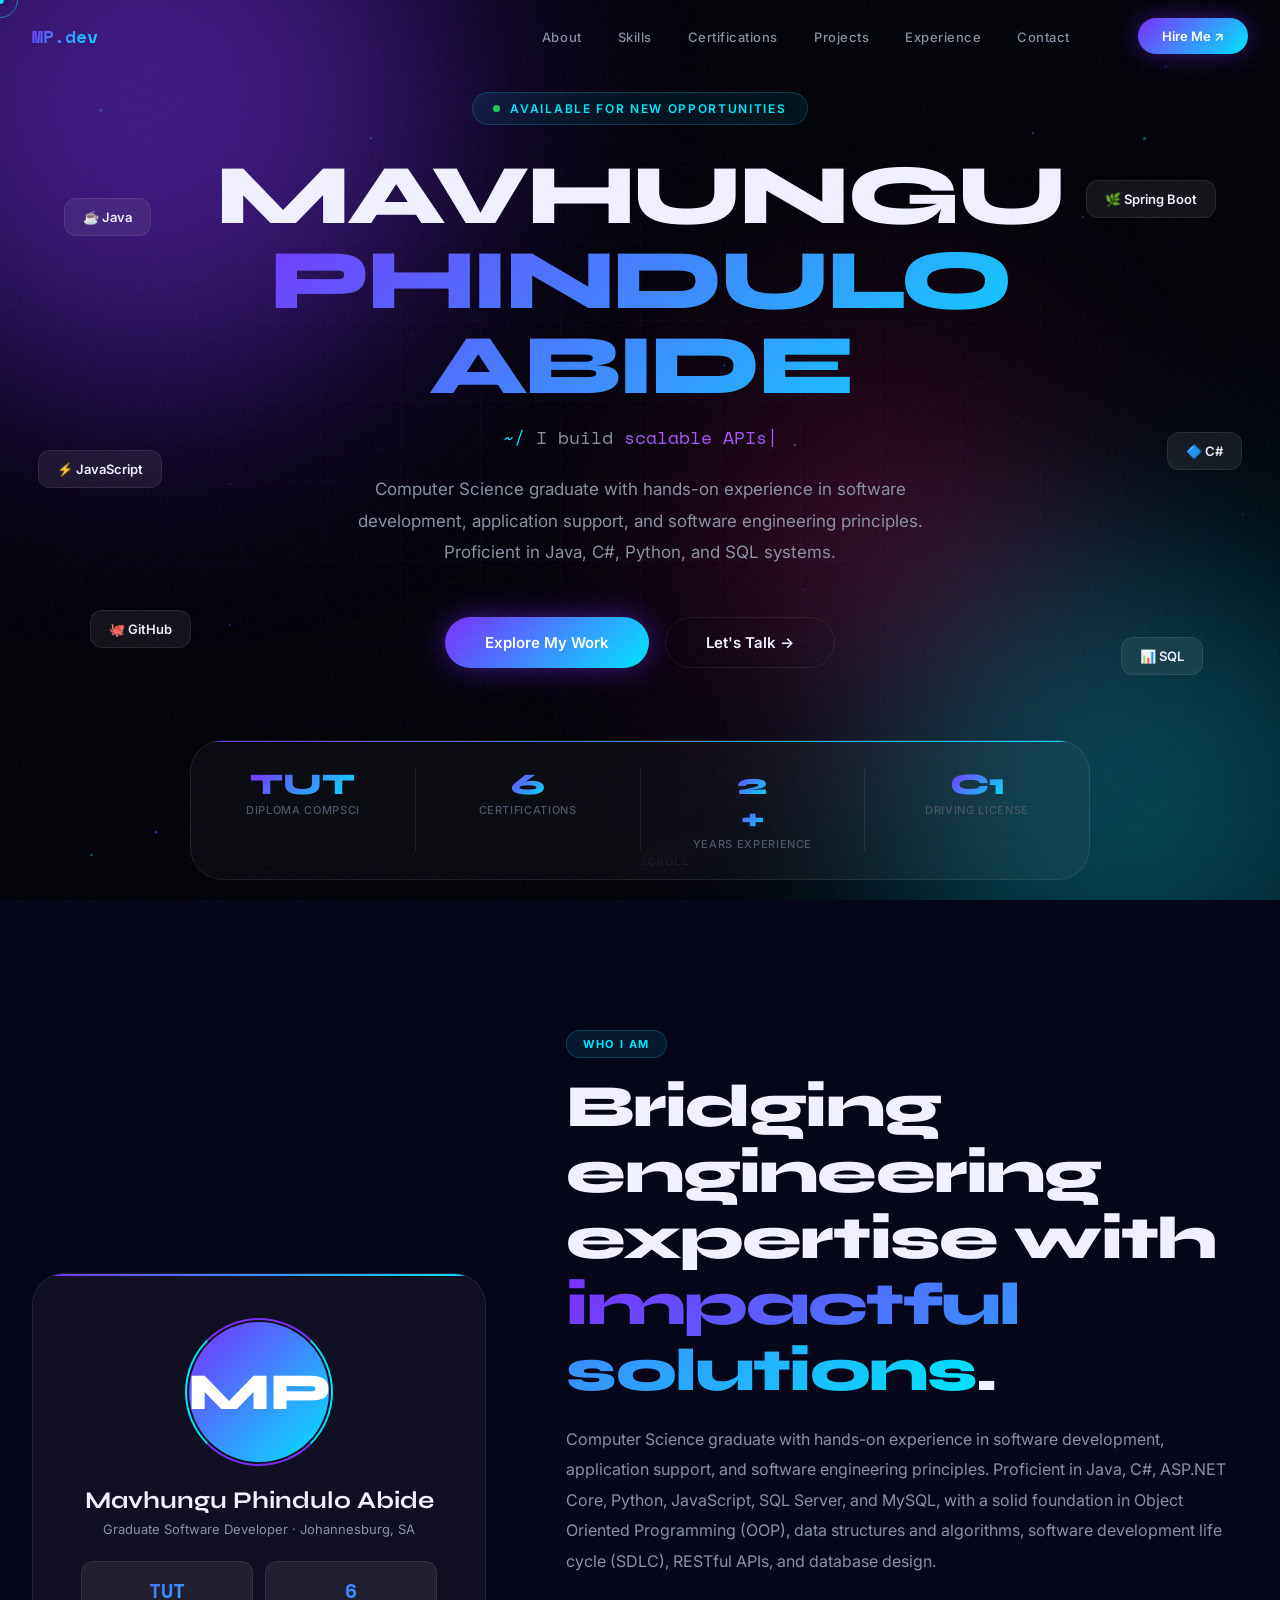
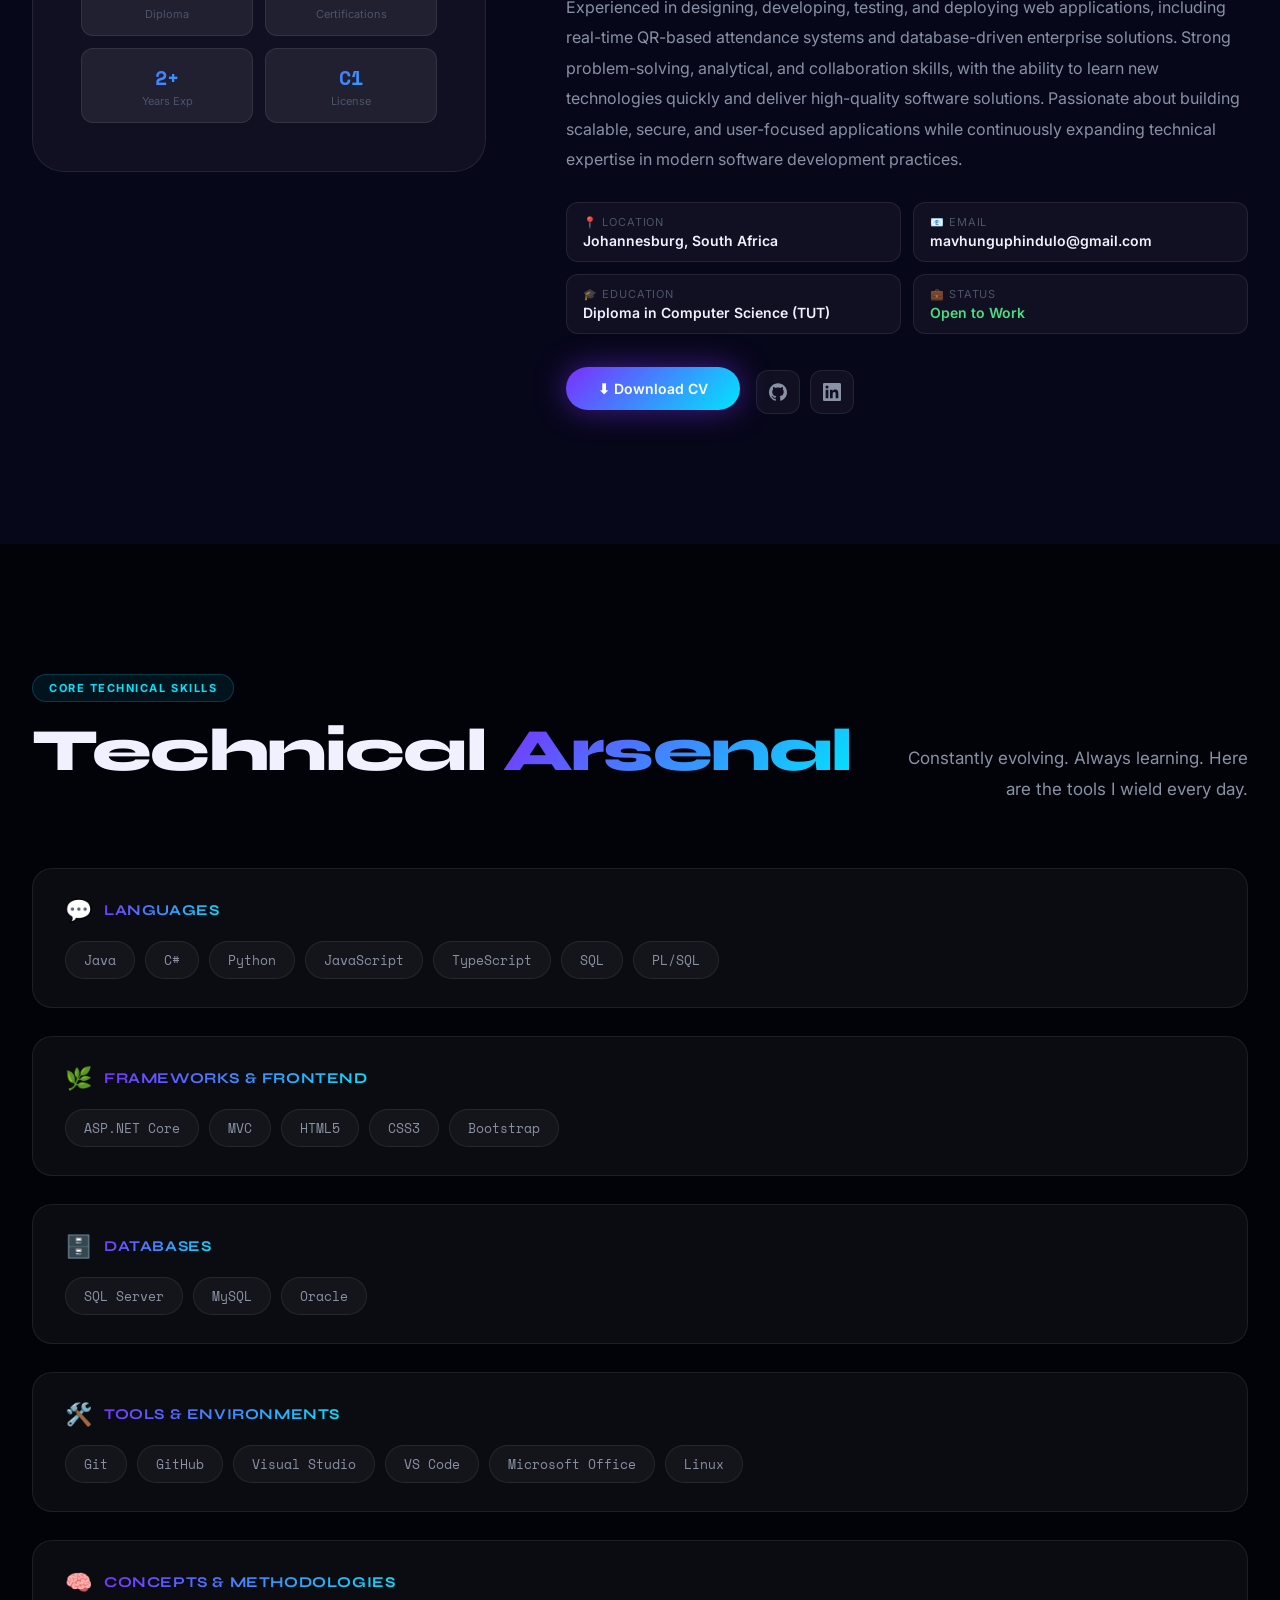
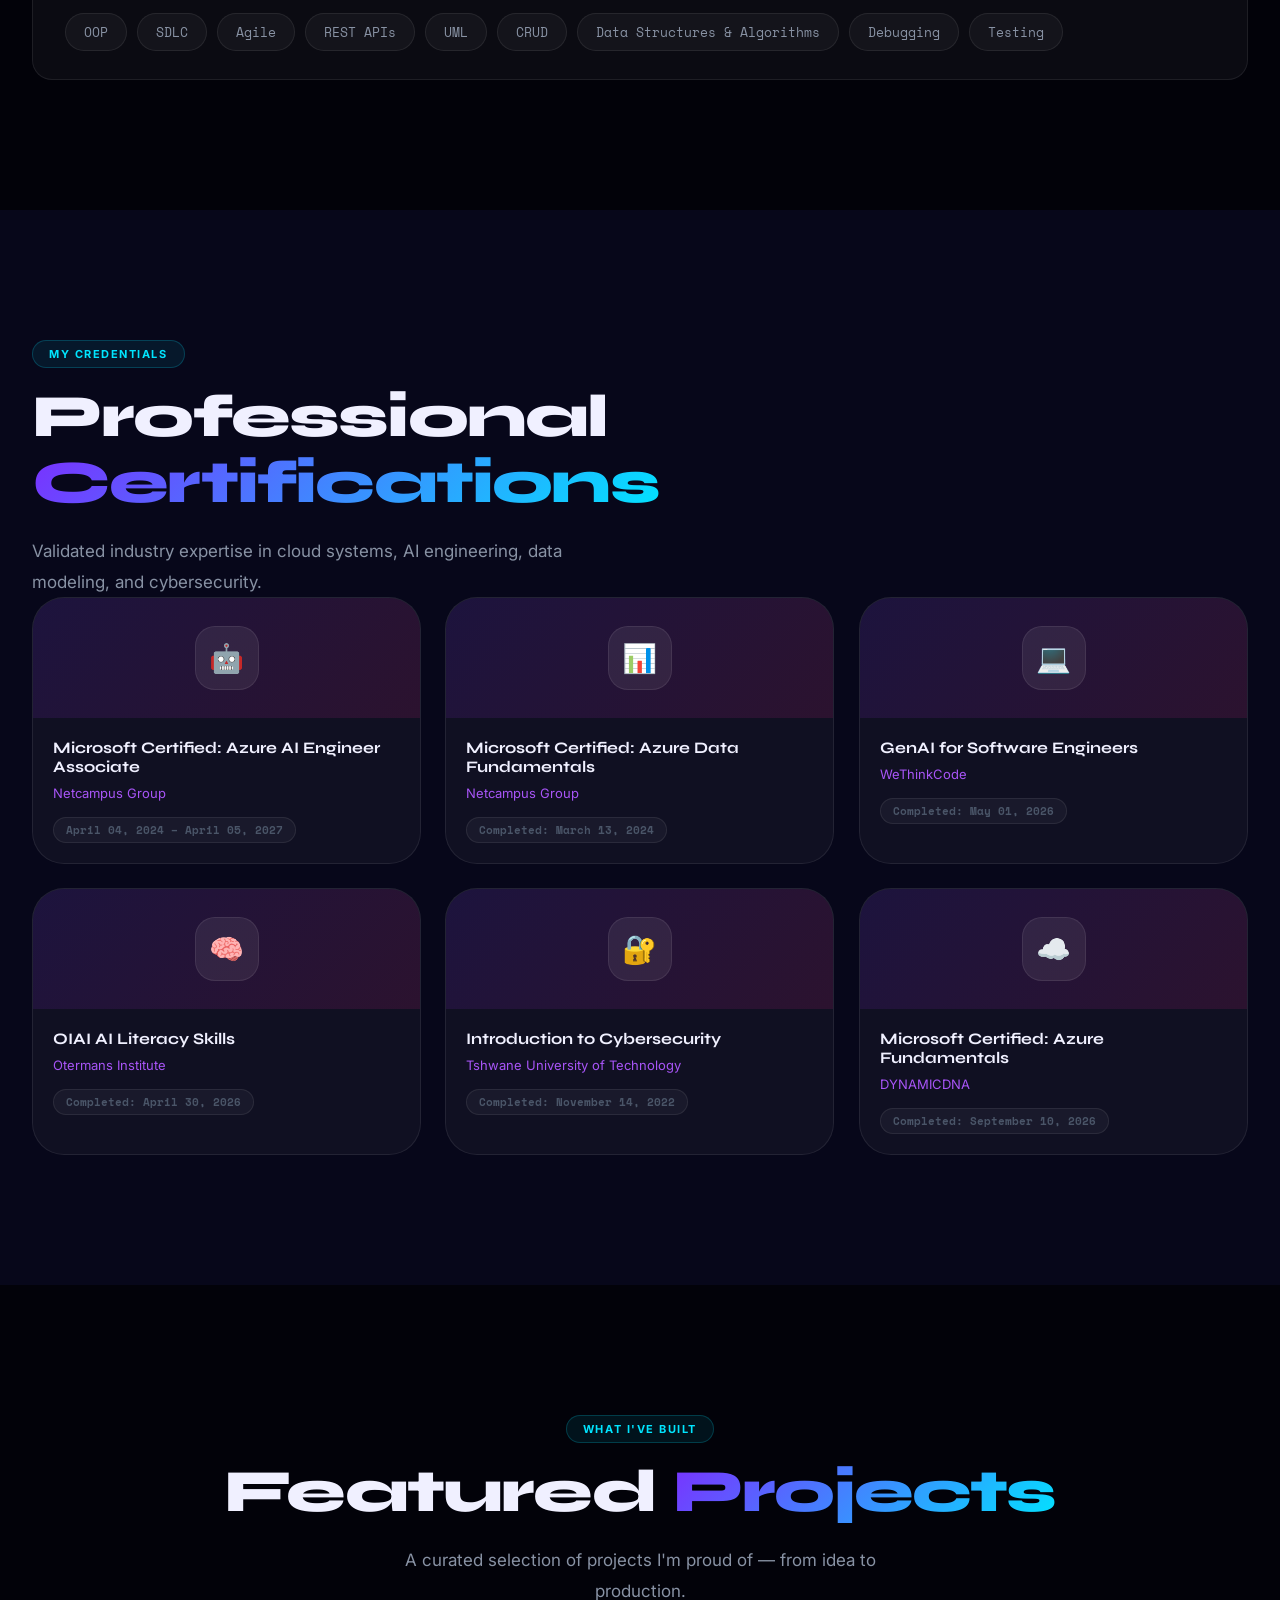
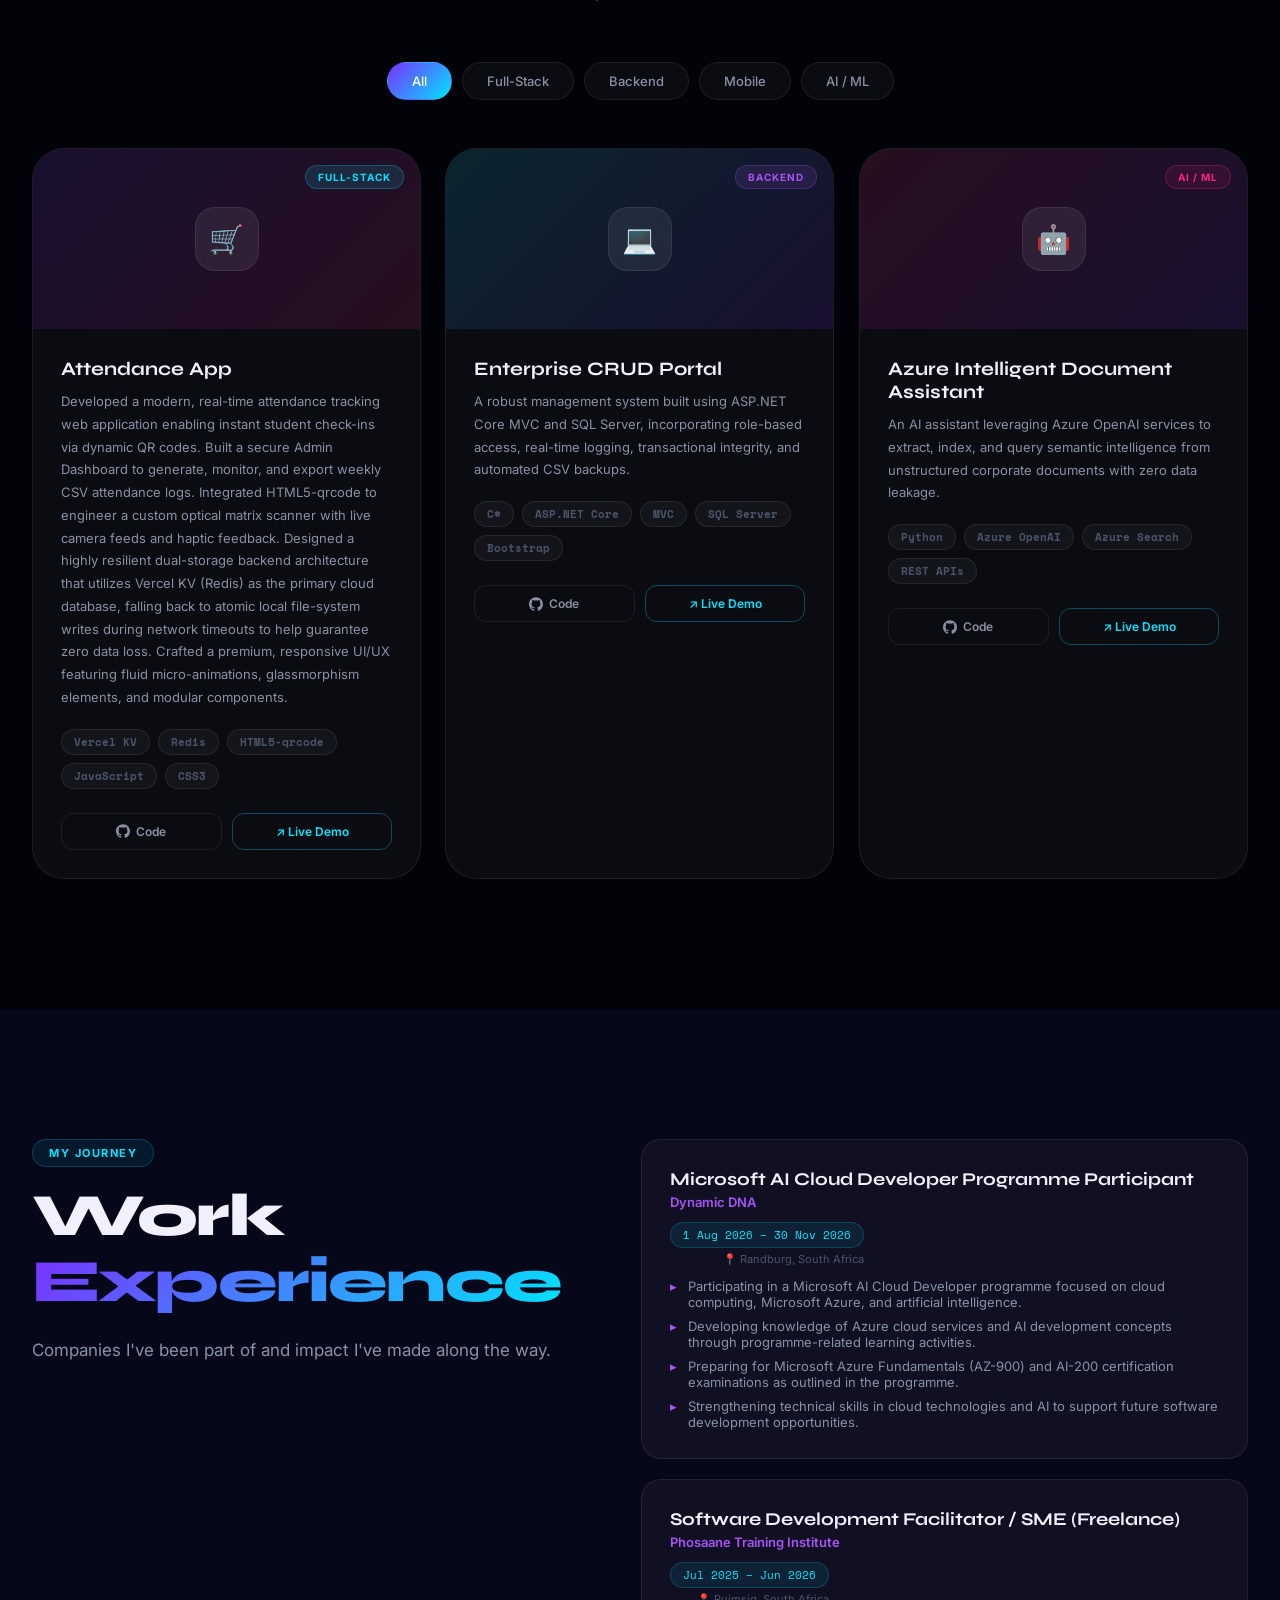
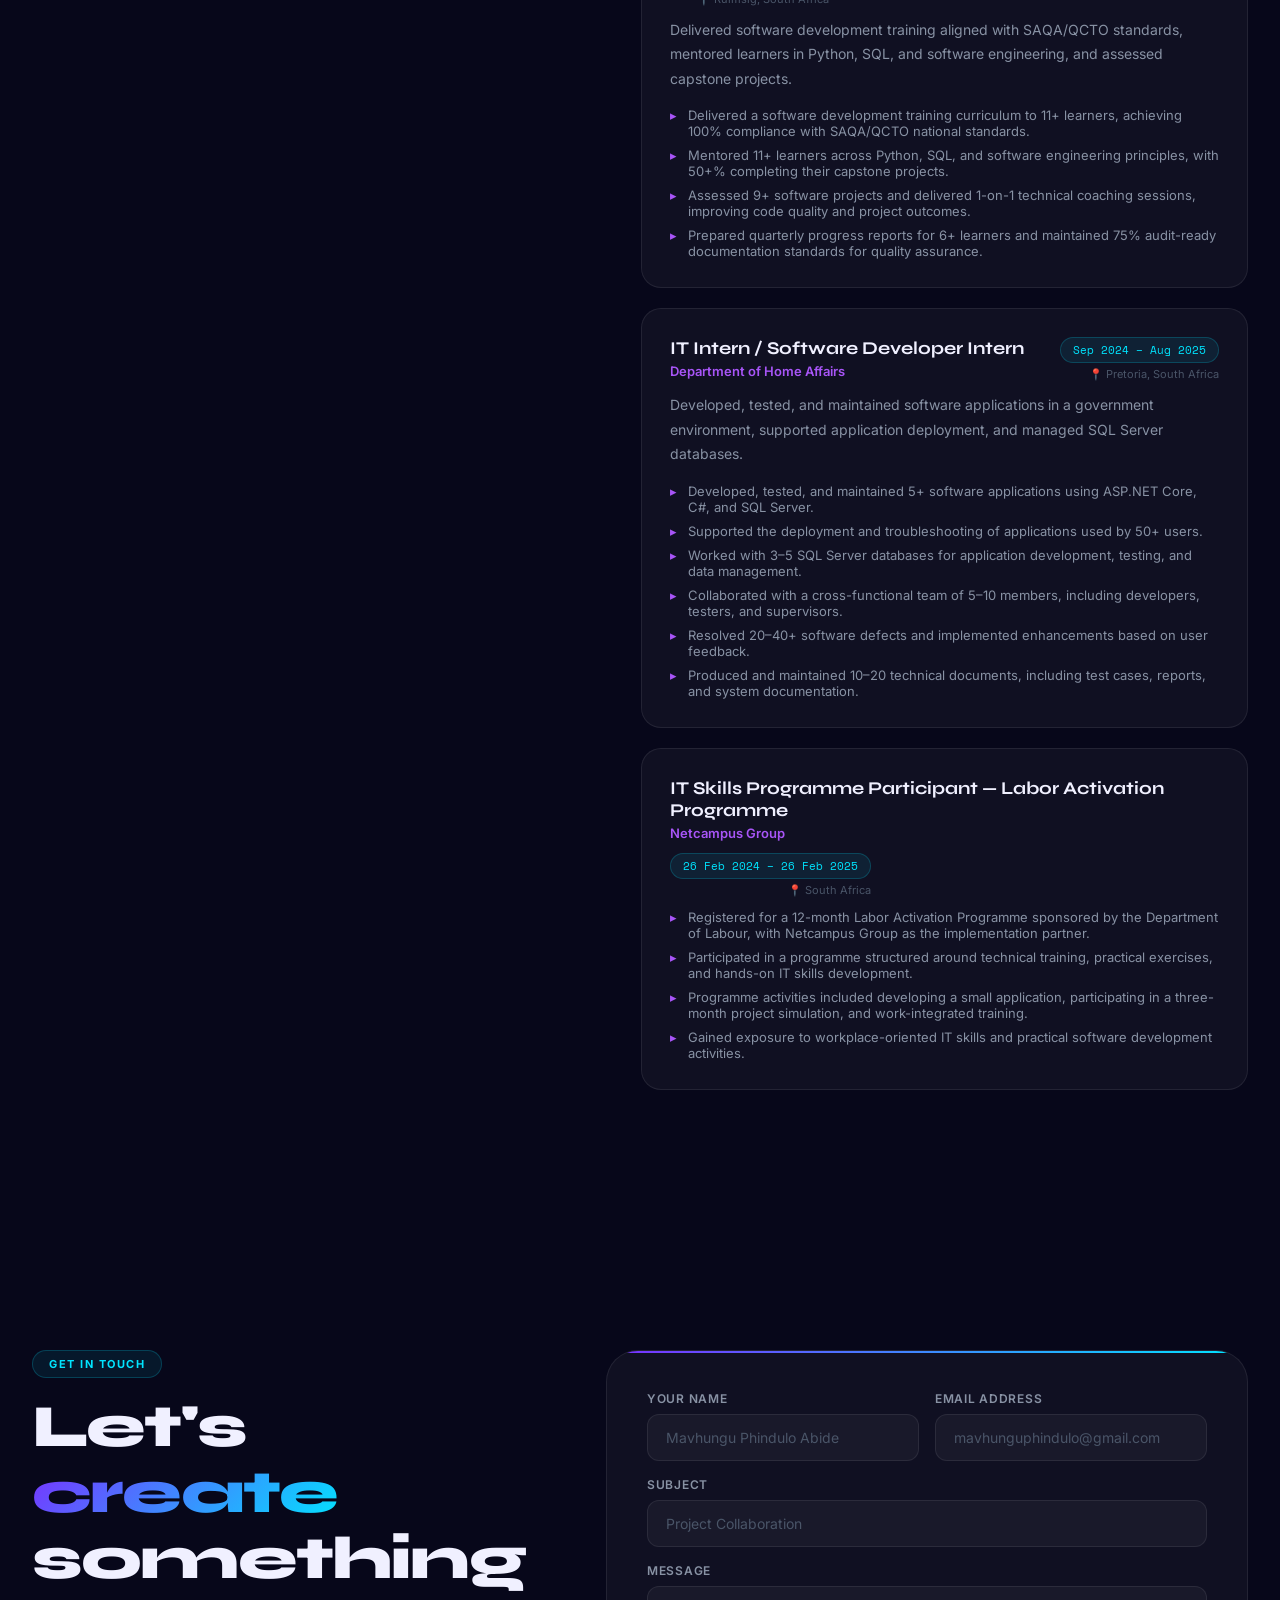
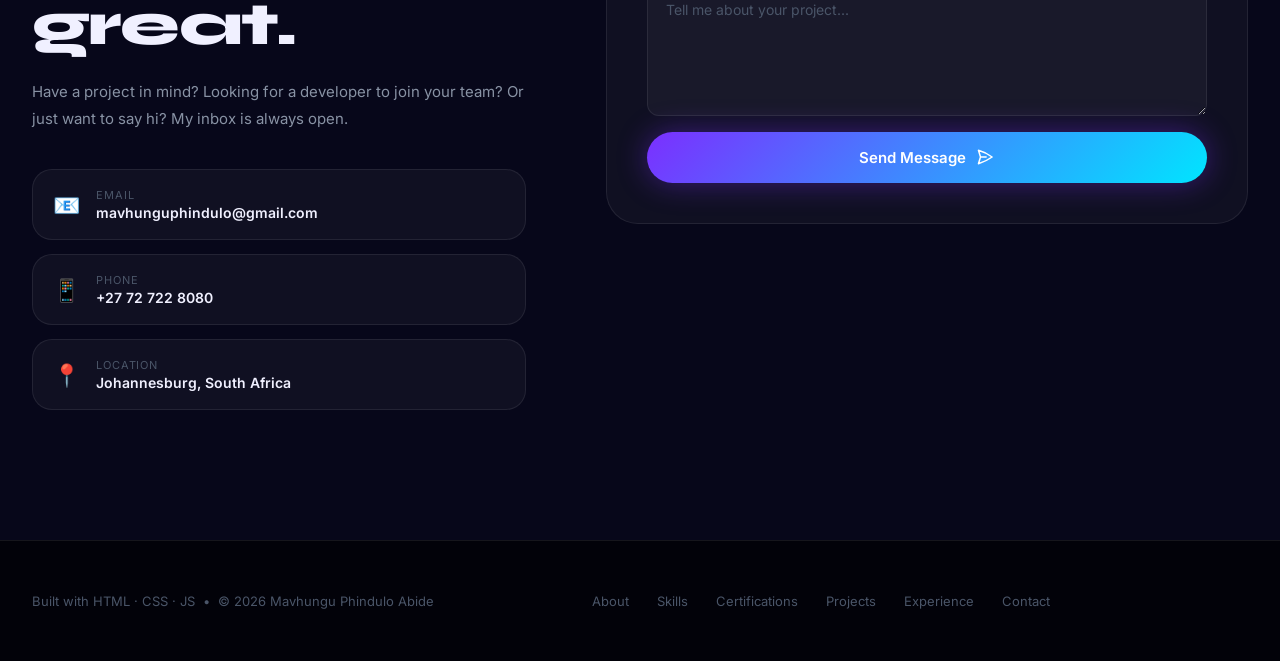
<file: index.html>
<!DOCTYPE html>
<html lang="en">
<head>
  <meta charset="UTF-8" />
  <meta name="viewport" content="width=device-width, initial-scale=1.0" />
  <meta name="description" content="Mavhungu Phindulo Abide — Graduate Software Developer & Computer Science Graduate. Crafting exceptional digital experiences." />
  <title>Mavhungu Phindulo Abide · Portfolio</title>

  <!-- Fonts -->
  <link rel="preconnect" href="https://fonts.googleapis.com" />
  <link rel="preconnect" href="https://fonts.gstatic.com" crossorigin />
  <link href="https://fonts.googleapis.com/css2?family=Syne:wght@400;600;700;800&family=Inter:wght@300;400;500;600&family=Space+Mono:wght@400;700&display=swap" rel="stylesheet" />

  <style>
    /* ================================================================
       DESIGN TOKENS
    ================================================================ */
    :root {
      --bg:        #020209;
      --bg2:       #07071a;
      --surface:   rgba(255,255,255,0.04);
      --surface2:  rgba(255,255,255,0.07);
      --border:    rgba(255,255,255,0.08);

      --v1: #7b2fff;   /* violet */
      --v2: #a855f7;
      --c1: #00e5ff;   /* cyan */
      --c2: #38bdf8;
      --g1: #f72585;   /* pink */

      --grad: linear-gradient(135deg, var(--v1), var(--c1));
      --grad2: linear-gradient(135deg, var(--v1), var(--g1));

      --txt:  #f0f0ff;
      --txt2: #8892a4;
      --txt3: #4a5568;

      --r-sm: 12px;
      --r-md: 20px;
      --r-lg: 32px;
      --nav:  72px;

      --ease: cubic-bezier(.25,.46,.45,.94);
    }

    /* ================================================================
       RESET & BASE
    ================================================================ */
    *, *::before, *::after { box-sizing: border-box; margin: 0; padding: 0; }
    html { scroll-behavior: smooth; scroll-padding-top: var(--nav); }
    body {
      font-family: 'Inter', sans-serif;
      background: var(--bg);
      color: var(--txt);
      overflow-x: hidden;
      cursor: none;
    }
    a { text-decoration: none; color: inherit; }
    ul { list-style: none; }
    img { display: block; max-width: 100%; }
    button { cursor: none; font-family: inherit; border: none; background: none; }

    /* ================================================================
       CUSTOM CURSOR
    ================================================================ */
    #cursor-dot {
      position: fixed; width: 8px; height: 8px;
      background: var(--c1);
      border-radius: 50%;
      pointer-events: none; z-index: 9999;
      transform: translate(-50%,-50%);
      transition: transform .1s, width .25s, height .25s, background .25s;
      mix-blend-mode: normal;
    }
    #cursor-ring {
      position: fixed; width: 36px; height: 36px;
      border: 1.5px solid rgba(0,229,255,0.5);
      border-radius: 50%;
      pointer-events: none; z-index: 9998;
      transform: translate(-50%,-50%);
      transition: width .35s var(--ease), height .35s var(--ease),
                  border-color .35s, transform .08s;
    }
    body.cursor-hover #cursor-dot  { width: 14px; height: 14px; background: var(--v2); }
    body.cursor-hover #cursor-ring { width: 56px; height: 56px; border-color: var(--v2); }

    /* ================================================================
       NOISE TEXTURE OVERLAY
    ================================================================ */
    body::before {
      content: '';
      position: fixed; inset: 0;
      background-image: url("data:image/svg+xml,%3Csvg viewBox='0 0 256 256' xmlns='http://www.w3.org/2000/svg'%3E%3Cfilter id='noise'%3E%3CfeTurbulence type='fractalNoise' baseFrequency='0.9' numOctaves='4' stitchTiles='stitch'/%3E%3C/filter%3E%3Crect width='100%25' height='100%25' filter='url(%23noise)' opacity='1'/%3E%3C/svg%3E");
      opacity: 0.03;
      pointer-events: none;
      z-index: 9000;
    }

    /* ================================================================
       PARTICLE CANVAS
    ================================================================ */
    #particle-canvas {
      position: fixed; inset: 0;
      pointer-events: none;
      z-index: 0;
    }

    /* ================================================================
       NAVBAR
    ================================================================ */
    #navbar {
      position: fixed; top: 0; left: 0; right: 0;
      height: var(--nav); z-index: 100;
      transition: background .4s, border-color .4s;
    }
    #navbar.scrolled {
      background: rgba(2,2,9,0.88);
      backdrop-filter: blur(20px) saturate(180%);
      border-bottom: 1px solid var(--border);
    }
    .nav-inner {
      max-width: 1280px; margin: 0 auto;
      padding: 0 32px; height: 100%;
      display: flex; align-items: center; gap: 40px;
    }
    .nav-logo {
      font-family: 'Space Mono', monospace;
      font-size: 18px; font-weight: 700;
      background: var(--grad);
      -webkit-background-clip: text; -webkit-text-fill-color: transparent; background-clip: text;
      flex-shrink: 0;
    }
    .nav-links {
      display: flex; gap: 4px; margin-left: auto;
    }
    .nav-link {
      font-size: 13px; font-weight: 500;
      color: var(--txt2); padding: 8px 16px;
      border-radius: 50px;
      transition: color .25s, background .25s;
      letter-spacing: 0.04em;
    }
    .nav-link:hover { color: var(--txt); background: var(--surface2); }
    .nav-cta {
      margin-left: 12px;
      padding: 10px 24px;
      background: var(--grad);
      color: #fff;
      border-radius: 50px;
      font-size: 13px; font-weight: 600;
      box-shadow: 0 0 24px rgba(123,47,255,0.45);
      transition: transform .25s, box-shadow .25s;
    }
    .nav-cta:hover { transform: translateY(-2px); box-shadow: 0 0 40px rgba(123,47,255,0.65); }
    .hamburger { display: none; flex-direction: column; gap: 5px; margin-left: auto; padding: 8px; }
    .hamburger span { display: block; width: 22px; height: 2px; background: var(--txt); border-radius: 2px; transition: .3s; }

    /* ================================================================
       HERO
    ================================================================ */
    #hero {
      min-height: 100vh;
      display: flex; align-items: center; justify-content: center;
      padding: var(--nav) 32px 0;
      position: relative; overflow: hidden;
      text-align: center;
    }

    /* Orb glows */
    .orb {
      position: absolute; border-radius: 50%;
      filter: blur(120px); opacity: .5;
      pointer-events: none; animation: orbDrift 16s ease-in-out infinite;
    }
    .orb-1 { width: 600px; height: 600px; background: var(--v1); top: -200px; left: -150px; animation-delay: 0s; }
    .orb-2 { width: 500px; height: 500px; background: var(--c1); opacity: .3; bottom: -150px; right: -100px; animation-delay: 5s; }
    .orb-3 { width: 350px; height: 350px; background: var(--g1); opacity: .25; top: 40%; left: 55%; animation-delay: 10s; }
    @keyframes orbDrift {
      0%,100% { transform: translate(0,0) scale(1); }
      33%      { transform: translate(40px,-50px) scale(1.08); }
      66%      { transform: translate(-30px,30px) scale(0.93); }
    }

    /* Glowing grid */
    .hero-grid {
      position: absolute; inset: 0;
      background-image:
        linear-gradient(rgba(123,47,255,.06) 1px, transparent 1px),
        linear-gradient(90deg, rgba(123,47,255,.06) 1px, transparent 1px);
      background-size: 80px 80px;
      mask-image: radial-gradient(ellipse 80% 70% at 50% 50%, black 20%, transparent 80%);
    }

    .hero-content { position: relative; z-index: 1; max-width: 900px; }

    .hero-eyebrow {
      display: inline-flex; align-items: center; gap: 10px;
      font-size: 12px; font-weight: 600;
      letter-spacing: 0.14em; text-transform: uppercase;
      color: var(--c1);
      background: rgba(0,229,255,.08);
      border: 1px solid rgba(0,229,255,.2);
      padding: 8px 20px; border-radius: 50px;
      margin-bottom: 28px;
      animation: fadeUp .8s var(--ease) both;
    }
    .pulse-dot {
      width: 7px; height: 7px; border-radius: 50%;
      background: #22c55e;
      box-shadow: 0 0 0 0 rgba(34,197,94,.6);
      animation: pulseRing 2s infinite;
    }
    @keyframes pulseRing {
      0%   { box-shadow: 0 0 0 0 rgba(34,197,94,.6); }
      70%  { box-shadow: 0 0 0 10px rgba(34,197,94,0); }
      100% { box-shadow: 0 0 0 0 rgba(34,197,94,0); }
    }

    .hero-name {
      font-family: 'Syne', sans-serif;
      font-size: clamp(45px, 8vw, 85px);
      font-weight: 800;
      letter-spacing: -0.04em;
      line-height: 1.0;
      margin-bottom: 16px;
      animation: fadeUp .8s var(--ease) .1s both;
    }
    .hero-name .line1 { display: block; color: var(--txt); }
    .hero-name .line2 {
      display: block;
      background: var(--grad);
      -webkit-background-clip: text; -webkit-text-fill-color: transparent; background-clip: text;
    }

    .hero-role {
      font-family: 'Space Mono', monospace;
      font-size: clamp(14px, 2vw, 18px);
      color: var(--txt2);
      margin-bottom: 24px;
      animation: fadeUp .8s var(--ease) .2s both;
    }
    .role-highlight { color: var(--c1); }
    #typed { color: var(--v2); }
    .caret { color: var(--v2); animation: blink 1s step-end infinite; }
    @keyframes blink { 50% { opacity: 0; } }

    .hero-desc {
      font-size: 17px; color: var(--txt2); line-height: 1.85;
      max-width: 620px; margin: 0 auto 48px;
      animation: fadeUp .8s var(--ease) .3s both;
    }

    .hero-btns {
      display: flex; gap: 16px; justify-content: center; flex-wrap: wrap;
      margin-bottom: 72px;
      animation: fadeUp .8s var(--ease) .4s both;
    }
    .btn-glow {
      position: relative;
      padding: 16px 40px; border-radius: 50px;
      font-size: 15px; font-weight: 600; color: #fff;
      background: var(--grad);
      box-shadow: 0 0 30px rgba(123,47,255,.5);
      overflow: hidden;
      transition: transform .3s, box-shadow .3s;
    }
    .btn-glow::before {
      content: '';
      position: absolute; inset: 0;
      background: linear-gradient(135deg, rgba(255,255,255,.2), transparent);
      opacity: 0; transition: opacity .3s;
    }
    .btn-glow:hover { transform: translateY(-3px); box-shadow: 0 0 50px rgba(123,47,255,.75); }
    .btn-glow:hover::before { opacity: 1; }
    .btn-ghost {
      padding: 15px 40px; border-radius: 50px;
      font-size: 15px; font-weight: 600; color: var(--txt);
      border: 1.5px solid var(--border);
      backdrop-filter: blur(8px);
      transition: border-color .3s, background .3s, transform .3s;
    }
    .btn-ghost:hover { border-color: var(--v2); background: rgba(123,47,255,.1); transform: translateY(-3px); }

    /* Floating stats */
    .hero-stats {
      display: flex; justify-content: center; gap: 0;
      background: var(--surface);
      backdrop-filter: blur(20px);
      border: 1px solid var(--border);
      border-radius: var(--r-lg);
      padding: 28px 0;
      animation: fadeUp .8s var(--ease) .5s both;
      position: relative; overflow: hidden;
    }
    .hero-stats::before {
      content: '';
      position: absolute; top: 0; left: 0; right: 0; height: 1px;
      background: var(--grad);
    }
    .stat {
      flex: 1; display: flex; flex-direction: column;
      align-items: center; gap: 4px;
      padding: 0 32px;
      border-right: 1px solid var(--border);
    }
    .stat:last-child { border-right: none; }
    .stat-val {
      font-family: 'Syne', sans-serif;
      font-size: 30px; font-weight: 800;
      background: var(--grad);
      -webkit-background-clip: text; -webkit-text-fill-color: transparent; background-clip: text;
      line-height: 1;
    }
    .stat-lbl { font-size: 11px; color: var(--txt3); font-weight: 500; letter-spacing: 0.06em; text-transform: uppercase; }

    /* Scroll arrow */
    .scroll-down {
      position: absolute; bottom: 32px; left: 50%; transform: translateX(-50%);
      display: flex; flex-direction: column; align-items: center; gap: 8px;
      color: var(--txt3); font-size: 11px; letter-spacing: .1em; text-transform: uppercase;
      animation: fadeUp 1s .8s both;
    }
    .scroll-arrow {
      width: 1px; height: 48px;
      background: linear-gradient(to bottom, var(--v1), transparent);
      animation: arrowBob 2s ease-in-out infinite;
    }
    @keyframes arrowBob { 0%,100% { transform: scaleY(1); } 50% { transform: scaleY(1.3); } }

    /* Floating tech chips */
    .tech-chips {
      position: absolute; inset: 0; pointer-events: none; z-index: 1;
    }
    .chip {
      position: absolute;
      background: var(--surface2);
      border: 1px solid var(--border);
      border-radius: var(--r-sm);
      padding: 10px 18px; font-size: 13px; font-weight: 600;
      backdrop-filter: blur(12px);
      animation: chipFloat 7s ease-in-out infinite;
      display: none;
    }
    @media (min-width: 1100px) { .chip { display: block; } }
    .chip-1 { top: 22%; left: 5%;  animation-delay: 0s;   --chip-y: -15px; }
    .chip-2 { top: 50%; left: 3%;  animation-delay: 1.5s; --chip-y: 12px;  }
    .chip-3 { bottom: 28%; left: 7%; animation-delay: 3s; --chip-y: -10px; }
    .chip-4 { top: 20%; right: 5%; animation-delay: .8s;  --chip-y: 15px;  }
    .chip-5 { top: 48%; right: 3%; animation-delay: 2.2s; --chip-y: -12px; }
    .chip-6 { bottom: 25%; right: 6%; animation-delay: 4s;--chip-y: 10px;  }
    @keyframes chipFloat {
      0%,100% { transform: translateY(0); }
      50%      { transform: translateY(var(--chip-y)); }
    }

    @keyframes fadeUp {
      from { opacity: 0; transform: translateY(30px); }
      to   { opacity: 1; transform: translateY(0); }
    }

    /* ================================================================
       SECTION SHARED
    ================================================================ */
    section { position: relative; z-index: 1; padding: 130px 0; }
    section:nth-child(odd) { background: var(--bg2); }

    .container { max-width: 1280px; margin: 0 auto; padding: 0 32px; }
    .sec-tag {
      display: inline-block;
      font-size: 11px; font-weight: 700; letter-spacing: .14em; text-transform: uppercase;
      color: var(--c1);
      background: rgba(0,229,255,.08);
      border: 1px solid rgba(0,229,255,.2);
      padding: 6px 16px; border-radius: 50px;
      margin-bottom: 16px;
    }
    .sec-title {
      font-family: 'Syne', sans-serif;
      font-size: clamp(36px, 5vw, 60px);
      font-weight: 800; letter-spacing: -.03em;
      line-height: 1.1; margin-bottom: 20px;
    }
    .sec-sub { font-size: 17px; color: var(--txt2); line-height: 1.8; max-width: 560px; }
    .grad-text {
      background: var(--grad);
      -webkit-background-clip: text; -webkit-text-fill-color: transparent; background-clip: text;
    }

    /* Reveal */
    .reveal { opacity: 0; transform: translateY(48px); transition: opacity .8s var(--ease), transform .8s var(--ease); }
    .reveal.up { opacity: 1; transform: none; }
    .reveal-delay-1 { transition-delay: .1s; }
    .reveal-delay-2 { transition-delay: .2s; }
    .reveal-delay-3 { transition-delay: .3s; }

    /* ================================================================
       ABOUT
    ================================================================ */
    #about .inner {
      display: grid; grid-template-columns: 1fr 1.5fr;
      gap: 80px; align-items: center;
    }
    .about-visual { position: relative; }
    .about-card {
      background: var(--surface);
      border: 1px solid var(--border);
      border-radius: var(--r-lg);
      padding: 48px; text-align: center;
      position: relative; overflow: hidden;
      transition: transform .4s, box-shadow .4s;
    }
    .about-card:hover { transform: translateY(-8px); box-shadow: 0 24px 80px rgba(123,47,255,.25); }
    .about-card::before {
      content: '';
      position: absolute; top: 0; left: 0; right: 0; height: 2px;
      background: var(--grad);
    }
    .avatar-wrap {
      width: 140px; height: 140px; margin: 0 auto 24px;
      border-radius: 50%;
      background: var(--grad);
      display: flex; align-items: center; justify-content: center;
      font-family: 'Syne', sans-serif; font-size: 52px; font-weight: 800; color: #fff;
      position: relative;
    }
    .avatar-wrap::after {
      content: '';
      position: absolute; inset: -4px;
      border-radius: 50%;
      border: 2px solid;
      border-color: var(--v1) var(--c1) var(--v1) var(--c1);
      animation: spin 4s linear infinite;
    }
    @keyframes spin { to { transform: rotate(360deg); } }
    .about-card-name { font-family: 'Syne', sans-serif; font-size: 24px; font-weight: 700; }
    .about-card-title { font-size: 13px; color: var(--txt2); margin: 6px 0 24px; }
    .about-mini-stats {
      display: grid; grid-template-columns: 1fr 1fr;
      gap: 12px;
    }
    .mini-stat {
      background: var(--surface2);
      border: 1px solid var(--border);
      border-radius: var(--r-sm);
      padding: 14px;
    }
    .mini-stat-num {
      font-family: 'Space Mono', monospace;
      font-size: 20px; font-weight: 700;
      background: var(--grad);
      -webkit-background-clip: text; -webkit-text-fill-color: transparent; background-clip: text;
    }
    .mini-stat-lbl { font-size: 11px; color: var(--txt3); margin-top: 2px; }

    .about-text h3 {
      font-family: 'Syne', sans-serif;
      font-size: 32px; font-weight: 700; margin-bottom: 20px;
    }
    .about-text p { font-size: 16px; color: var(--txt2); line-height: 1.9; margin-bottom: 16px; }
    .info-grid {
      display: grid; grid-template-columns: 1fr 1fr;
      gap: 12px; margin: 28px 0;
    }
    .info-row {
      background: var(--surface);
      border: 1px solid var(--border);
      border-radius: var(--r-sm);
      padding: 12px 16px;
      display: flex; flex-direction: column; gap: 3px;
    }
    .info-key { font-size: 11px; color: var(--txt3); text-transform: uppercase; letter-spacing: .08em; }
    .info-val { font-size: 14px; font-weight: 600; }
    .info-val.open { color: #4ade80; }
    .socials { display: flex; gap: 10px; margin-top: 8px; }
    .soc-btn {
      width: 44px; height: 44px;
      display: flex; align-items: center; justify-content: center;
      background: var(--surface);
      border: 1px solid var(--border);
      border-radius: var(--r-sm);
      color: var(--txt2);
      transition: background .25s, border-color .25s, color .25s, transform .25s;
    }
    .soc-btn svg { width: 18px; height: 18px; }
    .soc-btn:hover { background: var(--v1); border-color: var(--v1); color: #fff; transform: translateY(-4px); }

    /* ================================================================
       SKILLS
    ================================================================ */
    #skills .header { display: flex; justify-content: space-between; align-items: flex-end; margin-bottom: 64px; flex-wrap: wrap; gap: 20px; }
    .skills-master { display: grid; grid-template-columns: repeat(2, 1fr); gap: 16px; }
    .skill-row {
      background: var(--surface);
      border: 1px solid var(--border);
      border-radius: var(--r-md);
      padding: 24px 28px;
      transition: border-color .3s, transform .3s, box-shadow .3s;
    }
    .skill-row:hover { border-color: rgba(123,47,255,.5); transform: translateY(-4px); box-shadow: 0 8px 40px rgba(123,47,255,.15); }
    .skill-top { display: flex; justify-content: space-between; align-items: center; margin-bottom: 14px; }
    .skill-info { display: flex; align-items: center; gap: 12px; }
    .skill-emoji { font-size: 22px; }
    .skill-name { font-size: 15px; font-weight: 600; }
    .skill-pct { font-family: 'Space Mono', monospace; font-size: 13px; color: var(--v2); font-weight: 700; }
    .bar-bg {
      height: 6px;
      background: rgba(255,255,255,.06);
      border-radius: 3px; overflow: hidden;
    }
    .bar-fill {
      height: 100%; width: 0;
      background: var(--grad);
      border-radius: 3px;
      transition: width 1.6s cubic-bezier(.25,.46,.45,.94);
      position: relative;
    }
    .bar-fill::after {
      content: '';
      position: absolute; right: 0; top: 50%;
      transform: translateY(-50%);
      width: 8px; height: 8px; border-radius: 50%;
      background: var(--c1);
      box-shadow: 0 0 8px var(--c1);
    }

    /* Skill Categories */
    .skill-categories { display: flex; flex-direction: column; gap: 28px; }
    .skill-cat {
      background: var(--surface);
      border: 1px solid var(--border);
      border-radius: var(--r-md);
      padding: 28px 32px;
      position: relative; overflow: hidden;
      transition: border-color .3s, box-shadow .3s, transform .3s;
    }
    .skill-cat:hover { border-color: rgba(123,47,255,.4); box-shadow: 0 8px 40px rgba(123,47,255,.12); transform: translateY(-3px); }
    .skill-cat::before {
      content: '';
      position: absolute; top: 0; left: 0; right: 0; height: 2px;
      background: var(--grad);
      transform: scaleX(0); transform-origin: left;
      transition: transform .4s var(--ease);
    }
    .skill-cat:hover::before { transform: scaleX(1); }
    .skill-cat-header {
      display: flex; align-items: center; gap: 12px;
      margin-bottom: 18px;
    }
    .skill-cat-icon { font-size: 22px; }
    .skill-cat-title {
      font-family: 'Syne', sans-serif;
      font-size: 15px; font-weight: 700;
      background: var(--grad);
      -webkit-background-clip: text; -webkit-text-fill-color: transparent; background-clip: text;
      letter-spacing: .04em; text-transform: uppercase;
    }
    .skill-cat-chips { display: flex; flex-wrap: wrap; gap: 10px; }
    .sc-chip {
      padding: 8px 18px;
      background: rgba(255,255,255,.04);
      border: 1px solid var(--border);
      border-radius: 50px;
      font-size: 13px; font-weight: 500; color: var(--txt2);
      font-family: 'Space Mono', monospace;
      transition: border-color .25s, color .25s, background .25s, transform .25s;
    }
    .sc-chip:hover { border-color: var(--c1); color: var(--c1); background: rgba(0,229,255,.06); transform: translateY(-2px); }

    /* ================================================================
       PROJECTS
    ================================================================ */
    #projects .header { text-align: center; margin-bottom: 56px; }
    #projects .header .sec-sub { margin: 0 auto; }
    .filters {
      display: flex; gap: 10px; justify-content: center;
      flex-wrap: wrap; margin-bottom: 48px;
    }
    .f-btn {
      padding: 10px 24px; border-radius: 50px;
      background: var(--surface); border: 1px solid var(--border);
      color: var(--txt2); font-size: 13px; font-weight: 500;
      transition: .25s;
    }
    .f-btn:hover, .f-btn.on {
      background: var(--grad); border-color: transparent; color: #fff;
    }
    .projects-grid {
      display: grid; grid-template-columns: repeat(3, 1fr); gap: 24px;
    }
    .pcard {
      background: var(--surface);
      border: 1px solid var(--border);
      border-radius: var(--r-lg);
      overflow: hidden;
      transition: transform .4s var(--ease), box-shadow .4s;
      transform-style: preserve-3d;
      will-change: transform;
    }
    .pcard:hover { box-shadow: 0 20px 60px rgba(123,47,255,.3); }
    .pcard.gone { display: none; }
    .pcard-top {
      height: 180px;
      position: relative; overflow: hidden;
      display: flex; align-items: center; justify-content: center;
    }
    .pcard-top-bg {
      position: absolute; inset: 0;
      background: var(--grad2);
      opacity: .12;
    }
    .pcard-icon {
      width: 64px; height: 64px;
      background: var(--surface2);
      border: 1px solid var(--border);
      border-radius: var(--r-md);
      display: flex; align-items: center; justify-content: center;
      font-size: 28px;
      position: relative; z-index: 1;
    }
    .pcard-badge {
      position: absolute; top: 16px; right: 16px;
      font-size: 10px; font-weight: 700; letter-spacing: .1em; text-transform: uppercase;
      padding: 5px 12px; border-radius: 50px;
      background: rgba(0,229,255,.12); border: 1px solid rgba(0,229,255,.25); color: var(--c1);
    }
    .pcard-body { padding: 28px; }
    .pcard-title { font-family: 'Syne', sans-serif; font-size: 19px; font-weight: 700; margin-bottom: 10px; }
    .pcard-desc { font-size: 13px; color: var(--txt2); line-height: 1.75; margin-bottom: 20px; }
    .pcard-tags { display: flex; flex-wrap: wrap; gap: 8px; margin-bottom: 24px; }
    .ptag {
      font-size: 11px; font-weight: 600;
      color: var(--txt3);
      background: rgba(255,255,255,.04);
      border: 1px solid var(--border);
      padding: 4px 12px; border-radius: 50px;
      font-family: 'Space Mono', monospace;
    }
    .pcard-links { display: flex; gap: 10px; }
    .plink {
      flex: 1; display: flex; align-items: center; justify-content: center; gap: 6px;
      padding: 10px; border-radius: var(--r-sm);
      font-size: 12px; font-weight: 600;
      border: 1px solid var(--border);
      color: var(--txt2);
      transition: .25s;
    }
    .plink svg { width: 14px; height: 14px; }
    .plink:hover { border-color: var(--v2); color: var(--v2); background: rgba(123,47,255,.08); }
    .plink.live { border-color: rgba(0,229,255,.3); color: var(--c1); }
    .plink.live:hover { background: rgba(0,229,255,.08); }

    /* ================================================================
       EXPERIENCE
    ================================================================ */
    #experience .inner { display: grid; grid-template-columns: 1fr 2fr; gap: 80px; align-items: start; }
    .exp-sticky { position: sticky; top: 110px; }
    .exp-list { display: flex; flex-direction: column; gap: 20px; }
    .exp-card {
      background: var(--surface);
      border: 1px solid var(--border);
      border-radius: var(--r-md);
      padding: 28px;
      position: relative; overflow: hidden;
      transition: border-color .3s, box-shadow .3s, transform .3s;
    }
    .exp-card::before {
      content: '';
      position: absolute; left: 0; top: 0; bottom: 0; width: 3px;
      background: var(--grad);
      transform: scaleY(0); transform-origin: top;
      transition: transform .4s var(--ease);
    }
    .exp-card:hover { border-color: rgba(123,47,255,.4); box-shadow: 0 8px 40px rgba(123,47,255,.15); transform: translateX(6px); }
    .exp-card:hover::before { transform: scaleY(1); }
    .exp-header { display: flex; justify-content: space-between; align-items: flex-start; gap: 12px; margin-bottom: 12px; flex-wrap: wrap; }
    .exp-role { font-family: 'Syne', sans-serif; font-size: 18px; font-weight: 700; }
    .exp-company { font-size: 13px; color: var(--v2); font-weight: 600; margin-top: 4px; }
    .exp-meta { display: flex; flex-direction: column; align-items: flex-end; gap: 4px; }
    .exp-period {
      font-family: 'Space Mono', monospace;
      font-size: 11px; color: var(--c1);
      background: rgba(0,229,255,.08); border: 1px solid rgba(0,229,255,.2);
      padding: 4px 12px; border-radius: 50px;
    }
    .exp-loc { font-size: 11px; color: var(--txt3); }
    .exp-desc { font-size: 14px; color: var(--txt2); line-height: 1.75; margin-bottom: 16px; }
    .exp-bullets { display: flex; flex-direction: column; gap: 8px; }
    .exp-bullet { font-size: 13px; color: var(--txt2); padding-left: 18px; position: relative; }
    .exp-bullet::before { content: '▸'; position: absolute; left: 0; color: var(--v2); }

    /* ================================================================
       CONTACT
    ================================================================ */
    #contact { background: var(--bg2); }
    #contact .inner { display: grid; grid-template-columns: 1fr 1.3fr; gap: 80px; align-items: start; }
    .contact-lhs h3 { font-family: 'Syne', sans-serif; font-size: 26px; font-weight: 700; margin-bottom: 16px; }
    .contact-lhs p { font-size: 15px; color: var(--txt2); line-height: 1.85; margin-bottom: 36px; }
    .cinfo-cards { display: flex; flex-direction: column; gap: 14px; }
    .cinfo-card {
      display: flex; align-items: center; gap: 16px;
      background: var(--surface); border: 1px solid var(--border);
      border-radius: var(--r-md); padding: 18px 20px;
      transition: border-color .3s, transform .3s;
    }
    .cinfo-card:hover { border-color: rgba(123,47,255,.4); transform: translateX(6px); }
    .cinfo-ico { font-size: 22px; }
    .cinfo-lbl { font-size: 11px; color: var(--txt3); text-transform: uppercase; letter-spacing: .08em; }
    .cinfo-val { font-size: 14px; font-weight: 600; margin-top: 2px; }
    .cinfo-val a { transition: color .2s; }
    .cinfo-val a:hover { color: var(--c1); }

    /* Form */
    .form-card {
      background: var(--surface);
      border: 1px solid var(--border);
      border-radius: var(--r-lg); padding: 40px;
      position: relative; overflow: hidden;
    }
    .form-card::before { content: ''; position: absolute; top: 0; left: 0; right: 0; height: 2px; background: var(--grad); }
    .form-row { display: grid; grid-template-columns: 1fr 1fr; gap: 16px; }
    .fgroup { display: flex; flex-direction: column; gap: 8px; margin-bottom: 16px; }
    .flabel { font-size: 12px; font-weight: 600; color: var(--txt2); letter-spacing: .06em; text-transform: uppercase; }
    .finput {
      background: rgba(255,255,255,.04);
      border: 1px solid var(--border);
      border-radius: var(--r-sm);
      padding: 14px 18px;
      color: var(--txt); font-size: 14px; font-family: inherit;
      outline: none; width: 100%;
      transition: border-color .25s, box-shadow .25s;
    }
    .finput::placeholder { color: var(--txt3); }
    .finput:focus { border-color: var(--v1); box-shadow: 0 0 0 3px rgba(123,47,255,.15); background: rgba(123,47,255,.04); }
    .ftextarea { resize: vertical; min-height: 130px; }
    .fsend {
      width: 100%; display: flex; align-items: center; justify-content: center; gap: 10px;
      padding: 16px; border-radius: 50px;
      background: var(--grad); color: #fff;
      font-size: 15px; font-weight: 600;
      box-shadow: 0 0 30px rgba(123,47,255,.4);
      transition: transform .3s, box-shadow .3s;
      margin-top: 8px;
    }
    .fsend:hover { transform: translateY(-3px); box-shadow: 0 0 50px rgba(123,47,255,.65); }
    .fsend svg { width: 18px; height: 18px; }

    /* Toast */
    #toast {
      position: fixed; bottom: 32px; right: 32px;
      background: var(--surface);
      border: 1px solid rgba(74,222,128,.3);
      border-radius: var(--r-md);
      padding: 16px 24px;
      font-size: 14px; font-weight: 500;
      color: #4ade80;
      backdrop-filter: blur(20px);
      transform: translateY(120%); opacity: 0;
      transition: transform .4s var(--ease), opacity .4s;
      z-index: 500;
      box-shadow: 0 8px 32px rgba(0,0,0,.4);
    }
    #toast.show { transform: translateY(0); opacity: 1; }

    /* ================================================================
       FOOTER
    ================================================================ */
    footer {
      background: var(--bg);
      border-top: 1px solid var(--border);
      padding: 40px 0;
    }
    .footer-inner {
      display: flex; align-items: center; justify-content: space-between;
      flex-wrap: wrap; gap: 20px;
    }
    .footer-copy { font-size: 13px; color: var(--txt3); }
    .footer-links { display: flex; gap: 4px; }
    .footer-link { font-size: 13px; color: var(--txt3); padding: 6px 12px; border-radius: 6px; transition: color .2s, background .2s; }
    .footer-link:hover { color: var(--txt); background: var(--surface2); }
    .btt {
      width: 40px; height: 40px;
      display: flex; align-items: center; justify-content: center;
      background: var(--surface); border: 1px solid var(--border);
      border-radius: var(--r-sm); color: var(--txt2); font-size: 16px;
      transition: background .25s, border-color .25s, transform .25s, color .25s;
    }
    .btt:hover { background: var(--v1); border-color: var(--v1); color: #fff; transform: translateY(-4px); }

    /* ================================================================
       MOBILE
    ================================================================ */
    @media (max-width: 1024px) {
      #about .inner      { grid-template-columns: 1fr; }
      #experience .inner { grid-template-columns: 1fr; }
      .exp-sticky        { position: static; }
      #contact .inner    { grid-template-columns: 1fr; }
      .projects-grid     { grid-template-columns: repeat(2,1fr); }
      .skills-master     { grid-template-columns: 1fr; }
      .tech-bento        { grid-template-columns: repeat(3,1fr); }
    }
    @media (max-width: 768px) {
      section { padding: 80px 0; }
      .nav-links, .nav-cta { display: none; }
      .hamburger { display: flex; }
      .nav-links.open {
        display: flex; flex-direction: column;
        position: fixed; top: var(--nav); left: 0; right: 0;
        background: rgba(2,2,9,.96); backdrop-filter: blur(20px);
        border-bottom: 1px solid var(--border);
        padding: 20px 24px; gap: 4px;
      }
      .projects-grid { grid-template-columns: 1fr; }
      .form-row { grid-template-columns: 1fr; }
      .hero-stats { flex-direction: column; }
      .stat { border-right: none; border-bottom: 1px solid var(--border); padding: 20px; }
      .stat:last-child { border-bottom: none; }
      .tech-bento { grid-template-columns: repeat(2,1fr); }
    }
  </style>
</head>
<body>

<!-- Custom Cursor -->
<div id="cursor-dot"></div>
<div id="cursor-ring"></div>

<!-- Particle Canvas -->
<canvas id="particle-canvas"></canvas>

<!-- Toast notification -->
<div id="toast">✅ Message sent! I'll be in touch soon.</div>

<!-- ================================================================
     NAVBAR
================================================================ -->
<nav id="navbar">
  <div class="nav-inner">
    <a href="#hero" class="nav-logo" id="logo-link">MP.dev</a>
    <ul class="nav-links" id="nav-links">
      <li><a href="#about"          class="nav-link" id="nl-about">About</a></li>
      <li><a href="#skills"         class="nav-link" id="nl-skills">Skills</a></li>
      <li><a href="#certifications" class="nav-link" id="nl-certs">Certifications</a></li>
      <li><a href="#projects"       class="nav-link" id="nl-projects">Projects</a></li>
      <li><a href="#experience"     class="nav-link" id="nl-exp">Experience</a></li>
      <li><a href="#contact"        class="nav-link" id="nl-contact">Contact</a></li>
    </ul>
    <a href="#contact" class="nav-cta" id="nav-hire">Hire Me ↗</a>
    <button class="hamburger" id="hamburger" aria-label="Toggle menu">
      <span></span><span></span><span></span>
    </button>
  </div>
</nav>

<!-- ================================================================
     HERO
================================================================ -->
<section id="hero">
  <div class="orb orb-1"></div>
  <div class="orb orb-2"></div>
  <div class="orb orb-3"></div>
  <div class="hero-grid"></div>

  <!-- Floating tech chips -->
  <div class="tech-chips">
    <div class="chip chip-1">☕ Java</div>
    <div class="chip chip-2">⚡ JavaScript</div>
    <div class="chip chip-3">🐙 GitHub</div>
    <div class="chip chip-4">🌿 Spring Boot</div>
    <div class="chip chip-5">🔷 C#</div>
    <div class="chip chip-6">📊 SQL</div>
  </div>

  <div class="hero-content">
    <div class="hero-eyebrow">
      <span class="pulse-dot"></span>
      Available for new opportunities
    </div>

    <h1 class="hero-name">
      <span class="line1">MAVHUNGU</span>
      <span class="line2">PHINDULO ABIDE</span>
    </h1>

    <p class="hero-role">
      <span class="role-highlight">~/</span> I build
      <span id="typed"></span><span class="caret">|</span>
    </p>

    <p class="hero-desc">
      Computer Science graduate with hands-on experience in software development, 
      application support, and software engineering principles. Proficient in Java, C#, Python, and SQL systems.
    </p>

    <div class="hero-btns">
      <a href="#projects" class="btn-glow" id="hero-work-btn">Explore My Work</a>
      <a href="#contact"  class="btn-ghost" id="hero-contact-btn">Let's Talk →</a>
    </div>

    <div class="hero-stats">
      <div class="stat">
        <span class="stat-val">TUT</span>
        <span class="stat-lbl">Diploma CompSci</span>
      </div>
      <div class="stat">
        <span class="stat-val" data-to="6">0</span>
        <span class="stat-lbl">Certifications</span>
      </div>
      <div class="stat">
        <span class="stat-val" data-to="2">0</span><span class="stat-val">+</span>
        <span class="stat-lbl">Years Experience</span>
      </div>
      <div class="stat">
        <span class="stat-val">C1</span>
        <span class="stat-lbl">Driving License</span>
      </div>
    </div>
  </div>

  <div class="scroll-down">
    <div class="scroll-arrow"></div>
    Scroll
  </div>
</section>

<!-- ================================================================
     ABOUT
================================================================ -->
<section id="about">
  <div class="container">
    <div class="inner">
      <!-- Left: Card -->
      <div class="about-visual reveal">
        <div class="about-card">
          <div class="avatar-wrap">MP</div>
          <div class="about-card-name">Mavhungu Phindulo Abide</div>
          <div class="about-card-title">Graduate Software Developer · Johannesburg, SA</div>
          <div class="about-mini-stats">
            <div class="mini-stat">
              <div class="mini-stat-num">TUT</div>
              <div class="mini-stat-lbl">Diploma</div>
            </div>
            <div class="mini-stat">
              <div class="mini-stat-num">6</div>
              <div class="mini-stat-lbl">Certifications</div>
            </div>
            <div class="mini-stat">
              <div class="mini-stat-num">2+</div>
              <div class="mini-stat-lbl">Years Exp</div>
            </div>
            <div class="mini-stat">
              <div class="mini-stat-num">C1</div>
              <div class="mini-stat-lbl">License</div>
            </div>
          </div>
        </div>
      </div>

      <!-- Right: Text -->
      <div class="about-text">
        <div class="sec-tag reveal">Who I Am</div>
        <h2 class="sec-title reveal reveal-delay-1">Bridging engineering expertise with <span class="grad-text">impactful solutions</span>.</h2>
        <p class="reveal reveal-delay-2">Computer Science graduate with hands-on experience in software development, application support, and software engineering principles. Proficient in Java, C#, ASP.NET Core, Python, JavaScript, SQL Server, and MySQL, with a solid foundation in Object Oriented Programming (OOP), data structures and algorithms, software development life cycle (SDLC), RESTful APIs, and database design.</p>
        <p class="reveal reveal-delay-2">Experienced in designing, developing, testing, and deploying web applications, including real-time QR-based attendance systems and database-driven enterprise solutions. Strong problem-solving, analytical, and collaboration skills, with the ability to learn new technologies quickly and deliver high-quality software solutions. Passionate about building scalable, secure, and user-focused applications while continuously expanding technical expertise in modern software development practices.</p>
        <div class="info-grid reveal reveal-delay-3">
          <div class="info-row">
            <span class="info-key">📍 Location</span>
            <span class="info-val">Johannesburg, South Africa</span>
          </div>
          <div class="info-row">
            <span class="info-key">📧 Email</span>
            <span class="info-val">mavhunguphindulo@gmail.com</span>
          </div>
          <div class="info-row">
            <span class="info-key">🎓 Education</span>
            <span class="info-val">Diploma in Computer Science (TUT)</span>
          </div>
          <div class="info-row">
            <span class="info-key">💼 Status</span>
            <span class="info-val open">Open to Work</span>
          </div>
        </div>
        <div class="reveal reveal-delay-3" style="display:flex;gap:16px;align-items:center;flex-wrap:wrap;">
          <a href="#" class="btn-glow" id="dl-cv-btn" style="font-size:14px;padding:13px 32px;">⬇ Download CV</a>
          <div class="socials">
            <a href="https://github.com/mrTruth-code" target="_blank" class="soc-btn" id="soc-github" aria-label="GitHub">
              <svg viewBox="0 0 24 24" fill="currentColor"><path d="M12 .297c-6.63 0-12 5.373-12 12 0 5.303 3.438 9.8 8.205 11.385.6.113.82-.258.82-.577 0-.285-.01-1.04-.015-2.04-3.338.724-4.042-1.61-4.042-1.61C4.422 18.07 3.633 17.7 3.633 17.7c-1.087-.744.084-.729.084-.729 1.205.084 1.838 1.236 1.838 1.236 1.07 1.835 2.809 1.305 3.495.998.108-.776.417-1.305.76-1.605-2.665-.3-5.466-1.332-5.466-5.93 0-1.31.465-2.38 1.235-3.22-.135-.303-.54-1.523.105-3.176 0 0 1.005-.322 3.3 1.23.96-.267 1.98-.399 3-.405 1.02.006 2.04.138 3 .405 2.28-1.552 3.285-1.23 3.285-1.23.645 1.653.24 2.873.12 3.176.765.84 1.23 1.91 1.23 3.22 0 4.61-2.805 5.625-5.475 5.92.42.36.81 1.096.81 2.22 0 1.606-.015 2.896-.015 3.286 0 .315.21.69.825.57C20.565 22.092 24 17.592 24 12.297c0-6.627-5.373-12-12-12"/></svg>
            </a>
            <a href="https://linkedin.com" target="_blank" class="soc-btn" id="soc-linkedin" aria-label="LinkedIn">
              <svg viewBox="0 0 24 24" fill="currentColor"><path d="M20.447 20.452h-3.554v-5.569c0-1.328-.027-3.037-1.852-3.037-1.853 0-2.136 1.445-2.136 2.939v5.667H9.351V9h3.414v1.561h.046c.477-.9 1.637-1.85 3.37-1.85 3.601 0 4.267 2.37 4.267 5.455v6.286zM5.337 7.433a2.062 2.062 0 0 1-2.063-2.065 2.064 2.064 0 1 1 2.063 2.065zm1.782 13.019H3.555V9h3.564v11.452zM22.225 0H1.771C.792 0 0 .774 0 1.729v20.542C0 23.227.792 24 1.771 24h20.451C23.2 24 24 23.227 24 22.271V1.729C24 .774 23.2 0 22.222 0h.003z"/></svg>
            </a>
          </div>
        </div>
      </div>
    </div>
  </div>
</section>

<!-- ================================================================
     SKILLS
================================================================ -->
<section id="skills">
  <div class="container">
    <div class="header">
      <div>
        <div class="sec-tag reveal">Core Technical Skills</div>
        <h2 class="sec-title reveal reveal-delay-1">Technical <span class="grad-text">Arsenal</span></h2>
      </div>
      <p class="sec-sub reveal reveal-delay-2" style="text-align:right;max-width:360px;">
        Constantly evolving. Always learning. Here are the tools I wield every day.
      </p>
    </div>

    <div class="skill-categories">

      <!-- Languages -->
      <div class="skill-cat reveal">
        <div class="skill-cat-header">
          <span class="skill-cat-icon">💬</span>
          <span class="skill-cat-title">Languages</span>
        </div>
        <div class="skill-cat-chips">
          <span class="sc-chip">Java</span>
          <span class="sc-chip">C#</span>
          <span class="sc-chip">Python</span>
          <span class="sc-chip">JavaScript</span>
          <span class="sc-chip">TypeScript</span>
          <span class="sc-chip">SQL</span>
          <span class="sc-chip">PL/SQL</span>
        </div>
      </div>

      <!-- Frameworks & Frontend -->
      <div class="skill-cat reveal reveal-delay-1">
        <div class="skill-cat-header">
          <span class="skill-cat-icon">🌿</span>
          <span class="skill-cat-title">Frameworks &amp; Frontend</span>
        </div>
        <div class="skill-cat-chips">
          <span class="sc-chip">ASP.NET Core</span>
          <span class="sc-chip">MVC</span>
          <span class="sc-chip">HTML5</span>
          <span class="sc-chip">CSS3</span>
          <span class="sc-chip">Bootstrap</span>
        </div>
      </div>

      <!-- Databases -->
      <div class="skill-cat reveal reveal-delay-2">
        <div class="skill-cat-header">
          <span class="skill-cat-icon">🗄️</span>
          <span class="skill-cat-title">Databases</span>
        </div>
        <div class="skill-cat-chips">
          <span class="sc-chip">SQL Server</span>
          <span class="sc-chip">MySQL</span>
          <span class="sc-chip">Oracle</span>
        </div>
      </div>

      <!-- Tools -->
      <div class="skill-cat reveal reveal-delay-3">
        <div class="skill-cat-header">
          <span class="skill-cat-icon">🛠️</span>
          <span class="skill-cat-title">Tools &amp; Environments</span>
        </div>
        <div class="skill-cat-chips">
          <span class="sc-chip">Git</span>
          <span class="sc-chip">GitHub</span>
          <span class="sc-chip">Visual Studio</span>
          <span class="sc-chip">VS Code</span>
          <span class="sc-chip">Microsoft Office</span>
          <span class="sc-chip">Linux</span>
        </div>
      </div>

      <!-- Concepts -->
      <div class="skill-cat reveal">
        <div class="skill-cat-header">
          <span class="skill-cat-icon">🧠</span>
          <span class="skill-cat-title">Concepts &amp; Methodologies</span>
        </div>
        <div class="skill-cat-chips">
          <span class="sc-chip">OOP</span>
          <span class="sc-chip">SDLC</span>
          <span class="sc-chip">Agile</span>
          <span class="sc-chip">REST APIs</span>
          <span class="sc-chip">UML</span>
          <span class="sc-chip">CRUD</span>
          <span class="sc-chip">Data Structures &amp; Algorithms</span>
          <span class="sc-chip">Debugging</span>
          <span class="sc-chip">Testing</span>
        </div>
      </div>

    </div>
  </div>
</section>

<!-- ================================================================
     CERTIFICATIONS
================================================================ -->
<section id="certifications">
  <div class="container">
    <div class="header">
      <div class="sec-tag reveal">My Credentials</div>
      <h2 class="sec-title reveal reveal-delay-1">Professional <span class="grad-text">Certifications</span></h2>
      <p class="sec-sub reveal reveal-delay-2">Validated industry expertise in cloud systems, AI engineering, data modeling, and cybersecurity.</p>
    </div>
    <div class="projects-grid">
      <div class="pcard reveal">
        <div class="pcard-top" style="height: 120px;">
          <div class="pcard-top-bg" style="background:linear-gradient(135deg,var(--v1),var(--g1))"></div>
          <div class="pcard-icon">🤖</div>
        </div>
        <div class="pcard-body" style="padding: 20px;">
          <div class="pcard-title" style="font-size: 16px; margin-bottom: 6px;">Microsoft Certified: Azure AI Engineer Associate</div>
          <div class="pcard-desc" style="font-size: 13px; margin-bottom: 12px; color: var(--v2);">Netcampus Group</div>
          <div class="ptag" style="display: inline-block;">April 04, 2024 – April 05, 2027</div>
        </div>
      </div>
      <div class="pcard reveal reveal-delay-1">
        <div class="pcard-top" style="height: 120px;">
          <div class="pcard-top-bg" style="background:linear-gradient(135deg,var(--v1),var(--g1))"></div>
          <div class="pcard-icon">📊</div>
        </div>
        <div class="pcard-body" style="padding: 20px;">
          <div class="pcard-title" style="font-size: 16px; margin-bottom: 6px;">Microsoft Certified: Azure Data Fundamentals</div>
          <div class="pcard-desc" style="font-size: 13px; margin-bottom: 12px; color: var(--v2);">Netcampus Group</div>
          <div class="ptag" style="display: inline-block;">Completed: March 13, 2024</div>
        </div>
      </div>
      <div class="pcard reveal reveal-delay-2">
        <div class="pcard-top" style="height: 120px;">
          <div class="pcard-top-bg" style="background:linear-gradient(135deg,var(--v1),var(--g1))"></div>
          <div class="pcard-icon">💻</div>
        </div>
        <div class="pcard-body" style="padding: 20px;">
          <div class="pcard-title" style="font-size: 16px; margin-bottom: 6px;">GenAI for Software Engineers</div>
          <div class="pcard-desc" style="font-size: 13px; margin-bottom: 12px; color: var(--v2);">WeThinkCode</div>
          <div class="ptag" style="display: inline-block;">Completed: May 01, 2026</div>
        </div>
      </div>
      <div class="pcard reveal reveal-delay-3">
        <div class="pcard-top" style="height: 120px;">
          <div class="pcard-top-bg" style="background:linear-gradient(135deg,var(--v1),var(--g1))"></div>
          <div class="pcard-icon">🧠</div>
        </div>
        <div class="pcard-body" style="padding: 20px;">
          <div class="pcard-title" style="font-size: 16px; margin-bottom: 6px;">OIAI AI Literacy Skills</div>
          <div class="pcard-desc" style="font-size: 13px; margin-bottom: 12px; color: var(--v2);">Otermans Institute</div>
          <div class="ptag" style="display: inline-block;">Completed: April 30, 2026</div>
        </div>
      </div>
      <div class="pcard reveal">
        <div class="pcard-top" style="height: 120px;">
          <div class="pcard-top-bg" style="background:linear-gradient(135deg,var(--v1),var(--g1))"></div>
          <div class="pcard-icon">🔐</div>
        </div>
        <div class="pcard-body" style="padding: 20px;">
          <div class="pcard-title" style="font-size: 16px; margin-bottom: 6px;">Introduction to Cybersecurity</div>
          <div class="pcard-desc" style="font-size: 13px; margin-bottom: 12px; color: var(--v2);">Tshwane University of Technology</div>
          <div class="ptag" style="display: inline-block;">Completed: November 14, 2022</div>
        </div>
      </div>
      <div class="pcard reveal reveal-delay-1">
        <div class="pcard-top" style="height: 120px;">
          <div class="pcard-top-bg" style="background:linear-gradient(135deg,var(--v1),var(--g1))"></div>
          <div class="pcard-icon">☁️</div>
        </div>
        <div class="pcard-body" style="padding: 20px;">
          <div class="pcard-title" style="font-size: 16px; margin-bottom: 6px;">Microsoft Certified: Azure Fundamentals</div>
          <div class="pcard-desc" style="font-size: 13px; margin-bottom: 12px; color: var(--v2);">DYNAMICDNA</div>
          <div class="ptag" style="display: inline-block;">Completed: September 10, 2026</div>
        </div>
      </div>
    </div>
  </div>
</section>

<!-- ================================================================
     PROJECTS
================================================================ -->
<section id="projects">
  <div class="container">
    <div class="header">
      <div class="sec-tag reveal">What I've Built</div>
      <h2 class="sec-title reveal reveal-delay-1">Featured <span class="grad-text">Projects</span></h2>
      <p class="sec-sub reveal reveal-delay-2">A curated selection of projects I'm proud of — from idea to production.</p>
    </div>
    <div class="filters reveal">
      <button class="f-btn on" data-f="all"        id="fb-all">All</button>
      <button class="f-btn"    data-f="Full-Stack"  id="fb-fs">Full-Stack</button>
      <button class="f-btn"    data-f="Backend"     id="fb-be">Backend</button>
      <button class="f-btn"    data-f="Mobile"      id="fb-mob">Mobile</button>
      <button class="f-btn"    data-f="AI"          id="fb-ai">AI / ML</button>
    </div>
    <div class="projects-grid" id="pgrid">

      <div class="pcard reveal" data-cat="Full-Stack">
        <div class="pcard-top">
          <div class="pcard-top-bg"></div>
          <div class="pcard-icon">🛒</div>
          <span class="pcard-badge">Full-Stack</span>
        </div>
        <div class="pcard-body">
          <div class="pcard-title">Attendance App</div>
          <div class="pcard-desc">Developed a modern, real-time attendance tracking web application enabling instant student check-ins via dynamic QR codes. Built a secure Admin Dashboard to generate, monitor, and export weekly CSV attendance logs. Integrated HTML5-qrcode to engineer a custom optical matrix scanner with live camera feeds and haptic feedback. Designed a highly resilient dual-storage backend architecture that utilizes Vercel KV (Redis) as the primary cloud database, falling back to atomic local file-system writes during network timeouts to help guarantee zero data loss. Crafted a premium, responsive UI/UX featuring fluid micro-animations, glassmorphism elements, and modular components.</div>
          <div class="pcard-tags"><span class="ptag">Vercel KV</span><span class="ptag">Redis</span><span class="ptag">HTML5-qrcode</span><span class="ptag">JavaScript</span><span class="ptag">CSS3</span></div>
          <div class="pcard-links">
            <a href="https://github.com/mrTruth-code" target="_blank" class="plink" id="p1-gh"><svg viewBox="0 0 24 24" fill="currentColor"><path d="M12 .297c-6.63 0-12 5.373-12 12 0 5.303 3.438 9.8 8.205 11.385.6.113.82-.258.82-.577 0-.285-.01-1.04-.015-2.04-3.338.724-4.042-1.61-4.042-1.61C4.422 18.07 3.633 17.7 3.633 17.7c-1.087-.744.084-.729.084-.729 1.205.084 1.838 1.236 1.838 1.236 1.07 1.835 2.809 1.305 3.495.998.108-.776.417-1.305.76-1.605-2.665-.3-5.466-1.332-5.466-5.93 0-1.31.465-2.38 1.235-3.22-.135-.303-.54-1.523.105-3.176 0 0 1.005-.322 3.3 1.23.96-.267 1.98-.399 3-.405 1.02.006 2.04.138 3 .405 2.28-1.552 3.285-1.23 3.285-1.23.645 1.653.24 2.873.12 3.176.765.84 1.23 1.91 1.23 3.22 0 4.61-2.805 5.625-5.475 5.92.42.36.81 1.096.81 2.22 0 1.606-.015 2.896-.015 3.286 0 .315.21.69.825.57C20.565 22.092 24 17.592 24 12.297c0-6.627-5.373-12-12-12"/></svg> Code</a>
            <a href="#" class="plink live" id="p1-live">↗ Live Demo</a>
          </div>
        </div>
      </div>

      <div class="pcard reveal reveal-delay-1" data-cat="Backend">
        <div class="pcard-top">
          <div class="pcard-top-bg" style="background:linear-gradient(135deg,#00e5ff,#7b2fff);"></div>
          <div class="pcard-icon">💻</div>
          <span class="pcard-badge" style="color:var(--v2);background:rgba(168,85,247,.12);border-color:rgba(168,85,247,.25);">Backend</span>
        </div>
        <div class="pcard-body">
          <div class="pcard-title">Enterprise CRUD Portal</div>
          <div class="pcard-desc">A robust management system built using ASP.NET Core MVC and SQL Server, incorporating role-based access, real-time logging, transactional integrity, and automated CSV backups.</div>
          <div class="pcard-tags"><span class="ptag">C#</span><span class="ptag">ASP.NET Core</span><span class="ptag">MVC</span><span class="ptag">SQL Server</span><span class="ptag">Bootstrap</span></div>
          <div class="pcard-links">
            <a href="https://github.com/mrTruth-code" target="_blank" class="plink" id="p2-gh"><svg viewBox="0 0 24 24" fill="currentColor"><path d="M12 .297c-6.63 0-12 5.373-12 12 0 5.303 3.438 9.8 8.205 11.385.6.113.82-.258.82-.577 0-.285-.01-1.04-.015-2.04-3.338.724-4.042-1.61-4.042-1.61C4.422 18.07 3.633 17.7 3.633 17.7c-1.087-.744.084-.729.084-.729 1.205.084 1.838 1.236 1.838 1.236 1.07 1.835 2.809 1.305 3.495.998.108-.776.417-1.305.76-1.605-2.665-.3-5.466-1.332-5.466-5.93 0-1.31.465-2.38 1.235-3.22-.135-.303-.54-1.523.105-3.176 0 0 1.005-.322 3.3 1.23.96-.267 1.98-.399 3-.405 1.02.006 2.04.138 3 .405 2.28-1.552 3.285-1.23 3.285-1.23.645 1.653.24 2.873.12 3.176.765.84 1.23 1.91 1.23 3.22 0 4.61-2.805 5.625-5.475 5.92.42.36.81 1.096.81 2.22 0 1.606-.015 2.896-.015 3.286 0 .315.21.69.825.57C20.565 22.092 24 17.592 24 12.297c0-6.627-5.373-12-12-12"/></svg> Code</a>
            <a href="#" class="plink live" id="p2-live">↗ Live Demo</a>
          </div>
        </div>
      </div>

      <div class="pcard reveal reveal-delay-2" data-cat="AI">
        <div class="pcard-top">
          <div class="pcard-top-bg" style="background:linear-gradient(135deg,#f72585,#7b2fff);"></div>
          <div class="pcard-icon">🤖</div>
          <span class="pcard-badge" style="color:#f72585;background:rgba(247,37,133,.1);border-color:rgba(247,37,133,.25);">AI / ML</span>
        </div>
        <div class="pcard-body">
          <div class="pcard-title">Azure Intelligent Document Assistant</div>
          <div class="pcard-desc">An AI assistant leveraging Azure OpenAI services to extract, index, and query semantic intelligence from unstructured corporate documents with zero data leakage.</div>
          <div class="pcard-tags"><span class="ptag">Python</span><span class="ptag">Azure OpenAI</span><span class="ptag">Azure Search</span><span class="ptag">REST APIs</span></div>
          <div class="pcard-links">
            <a href="https://github.com/mrTruth-code" target="_blank" class="plink" id="p3-gh"><svg viewBox="0 0 24 24" fill="currentColor"><path d="M12 .297c-6.63 0-12 5.373-12 12 0 5.303 3.438 9.8 8.205 11.385.6.113.82-.258.82-.577 0-.285-.01-1.04-.015-2.04-3.338.724-4.042-1.61-4.042-1.61C4.422 18.07 3.633 17.7 3.633 17.7c-1.087-.744.084-.729.084-.729 1.205.084 1.838 1.236 1.838 1.236 1.07 1.835 2.809 1.305 3.495.998.108-.776.417-1.305.76-1.605-2.665-.3-5.466-1.332-5.466-5.93 0-1.31.465-2.38 1.235-3.22-.135-.303-.54-1.523.105-3.176 0 0 1.005-.322 3.3 1.23.96-.267 1.98-.399 3-.405 1.02.006 2.04.138 3 .405 2.28-1.552 3.285-1.23 3.285-1.23.645 1.653.24 2.873.12 3.176.765.84 1.23 1.91 1.23 3.22 0 4.61-2.805 5.625-5.475 5.92.42.36.81 1.096.81 2.22 0 1.606-.015 2.896-.015 3.286 0 .315.21.69.825.57C20.565 22.092 24 17.592 24 12.297c0-6.627-5.373-12-12-12"/></svg> Code</a>
            <a href="#" class="plink live" id="p3-live">↗ Live Demo</a>
          </div>
        </div>
      </div>

    </div>
  </div>
</section>

<!-- ================================================================
     EXPERIENCE
================================================================ -->
<section id="experience">
  <div class="container">
    <div class="inner">
      <div class="exp-sticky">
        <div class="sec-tag reveal">My Journey</div>
        <h2 class="sec-title reveal reveal-delay-1">Work <span class="grad-text">Experience</span></h2>
        <p class="sec-sub reveal reveal-delay-2">Companies I've been part of and impact I've made along the way.</p>
      </div>
      <div class="exp-list">

        <div class="exp-card reveal">
          <div class="exp-header">
            <div>
              <div class="exp-role">Microsoft AI Cloud Developer Programme Participant</div>
              <div class="exp-company">Dynamic DNA</div>
            </div>
            <div class="exp-meta">
              <span class="exp-period">1 Aug 2026 – 30 Nov 2026</span>
              <span class="exp-loc">📍 Randburg, South Africa</span>
            </div>
          </div>
          <ul class="exp-bullets">
            <li class="exp-bullet">Participating in a Microsoft AI Cloud Developer programme focused on cloud computing, Microsoft Azure, and artificial intelligence.</li>
            <li class="exp-bullet">Developing knowledge of Azure cloud services and AI development concepts through programme-related learning activities.</li>
            <li class="exp-bullet">Preparing for Microsoft Azure Fundamentals (AZ-900) and AI-200 certification examinations as outlined in the programme.</li>
            <li class="exp-bullet">Strengthening technical skills in cloud technologies and AI to support future software development opportunities.</li>
          </ul>
        </div>

        <div class="exp-card reveal reveal-delay-1">
          <div class="exp-header">
            <div>
              <div class="exp-role">Software Development Facilitator / SME (Freelance)</div>
              <div class="exp-company">Phosaane Training Institute</div>
            </div>
            <div class="exp-meta">
              <span class="exp-period">Jul 2025 – Jun 2026</span>
              <span class="exp-loc">📍 Ruimsig, South Africa</span>
            </div>
          </div>
          <p class="exp-desc">Delivered software development training aligned with SAQA/QCTO standards, mentored learners in Python, SQL, and software engineering, and assessed capstone projects.</p>
          <ul class="exp-bullets">
            <li class="exp-bullet">Delivered a software development training curriculum to 11+ learners, achieving 100% compliance with SAQA/QCTO national standards.</li>
            <li class="exp-bullet">Mentored 11+ learners across Python, SQL, and software engineering principles, with 50+% completing their capstone projects.</li>
            <li class="exp-bullet">Assessed 9+ software projects and delivered 1-on-1 technical coaching sessions, improving code quality and project outcomes.</li>
            <li class="exp-bullet">Prepared quarterly progress reports for 6+ learners and maintained 75% audit-ready documentation standards for quality assurance.</li>
          </ul>
        </div>

        <div class="exp-card reveal reveal-delay-2">
          <div class="exp-header">
            <div>
              <div class="exp-role">IT Intern / Software Developer Intern</div>
              <div class="exp-company">Department of Home Affairs</div>
            </div>
            <div class="exp-meta">
              <span class="exp-period">Sep 2024 – Aug 2025</span>
              <span class="exp-loc">📍 Pretoria, South Africa</span>
            </div>
          </div>
          <p class="exp-desc">Developed, tested, and maintained software applications in a government environment, supported application deployment, and managed SQL Server databases.</p>
          <ul class="exp-bullets">
            <li class="exp-bullet">Developed, tested, and maintained 5+ software applications using ASP.NET Core, C#, and SQL Server.</li>
            <li class="exp-bullet">Supported the deployment and troubleshooting of applications used by 50+ users.</li>
            <li class="exp-bullet">Worked with 3–5 SQL Server databases for application development, testing, and data management.</li>
            <li class="exp-bullet">Collaborated with a cross-functional team of 5–10 members, including developers, testers, and supervisors.</li>
            <li class="exp-bullet">Resolved 20–40+ software defects and implemented enhancements based on user feedback.</li>
            <li class="exp-bullet">Produced and maintained 10–20 technical documents, including test cases, reports, and system documentation.</li>
          </ul>
        </div>

        <div class="exp-card reveal reveal-delay-3">
          <div class="exp-header">
            <div>
              <div class="exp-role">IT Skills Programme Participant — Labor Activation Programme</div>
              <div class="exp-company">Netcampus Group</div>
            </div>
            <div class="exp-meta">
              <span class="exp-period">26 Feb 2024 – 26 Feb 2025</span>
              <span class="exp-loc">📍 South Africa</span>
            </div>
          </div>
          <ul class="exp-bullets">
            <li class="exp-bullet">Registered for a 12-month Labor Activation Programme sponsored by the Department of Labour, with Netcampus Group as the implementation partner.</li>
            <li class="exp-bullet">Participated in a programme structured around technical training, practical exercises, and hands-on IT skills development.</li>
            <li class="exp-bullet">Programme activities included developing a small application, participating in a three-month project simulation, and work-integrated training.</li>
            <li class="exp-bullet">Gained exposure to workplace-oriented IT skills and practical software development activities.</li>
          </ul>
        </div>

      </div>
    </div>
  </div>
</section>

<!-- ================================================================
     CONTACT
================================================================ -->
<section id="contact">
  <div class="container">
    <div class="inner">
      <div class="contact-lhs">
        <div class="sec-tag reveal">Get In Touch</div>
        <h2 class="sec-title reveal reveal-delay-1">Let's <span class="grad-text">create</span> something great.</h2>
        <p class="reveal reveal-delay-2">Have a project in mind? Looking for a developer to join your team? Or just want to say hi? My inbox is always open.</p>
        <div class="cinfo-cards reveal reveal-delay-3">
          <div class="cinfo-card" id="contact-email">
            <div class="cinfo-ico">📧</div>
            <div>
              <div class="cinfo-lbl">Email</div>
              <div class="cinfo-val"><a href="mailto:mavhunguphindulo@gmail.com">mavhunguphindulo@gmail.com</a></div>
            </div>
          </div>
          <div class="cinfo-card" id="contact-phone">
            <div class="cinfo-ico">📱</div>
            <div>
              <div class="cinfo-lbl">Phone</div>
              <div class="cinfo-val"><a href="tel:+27727228080">+27 72 722 8080</a></div>
            </div>
          </div>
          <div class="cinfo-card" id="contact-location">
            <div class="cinfo-ico">📍</div>
            <div>
              <div class="cinfo-lbl">Location</div>
              <div class="cinfo-val">Johannesburg, South Africa</div>
            </div>
          </div>
        </div>
      </div>
      <div class="form-card reveal reveal-delay-2">
        <form id="contact-form" novalidate>
          <div class="form-row">
            <div class="fgroup">
              <label class="flabel" for="fname">Your Name</label>
              <input class="finput" type="text" id="fname" name="name" placeholder="Mavhungu Phindulo Abide" required />
            </div>
            <div class="fgroup">
              <label class="flabel" for="femail">Email Address</label>
              <input class="finput" type="email" id="femail" name="email" placeholder="mavhunguphindulo@gmail.com" required />
            </div>
          </div>
          <div class="fgroup">
            <label class="flabel" for="fsubject">Subject</label>
            <input class="finput" type="text" id="fsubject" name="subject" placeholder="Project Collaboration" required />
          </div>
          <div class="fgroup">
            <label class="flabel" for="fmessage">Message</label>
            <textarea class="finput ftextarea" id="fmessage" name="message" placeholder="Tell me about your project..." required></textarea>
          </div>
          <button type="submit" class="fsend" id="fsend-btn">
            <span id="fsend-text">Send Message</span>
            <svg viewBox="0 0 24 24" fill="none" stroke="currentColor" stroke-width="2"><path stroke-linecap="round" stroke-linejoin="round" d="M6 12L3.269 3.126A59.768 59.768 0 0121.485 12 59.77 59.77 0 013.27 20.876L5.999 12zm0 0h7.5"/></svg>
          </button>
        </form>
      </div>
    </div>
  </div>
</section>

<!-- ================================================================
     FOOTER
================================================================ -->
<footer>
  <div class="container">
    <div class="footer-inner">
      <div class="footer-copy">
        Built with HTML · CSS · JS &nbsp;•&nbsp; &copy; <span id="yr"></span> Mavhungu Phindulo Abide
      </div>
      <nav class="footer-links">
        <a href="#about"          class="footer-link" id="fl-about">About</a>
        <a href="#skills"         class="footer-link" id="fl-skills">Skills</a>
        <a href="#certifications" class="footer-link" id="fl-certs">Certifications</a>
        <a href="#projects"       class="footer-link" id="fl-projects">Projects</a>
        <a href="#experience"     class="footer-link" id="fl-exp">Experience</a>
        <a href="#contact"        class="footer-link" id="fl-contact">Contact</a>
      </nav>
      <a href="#hero" class="btt" id="btt" aria-label="Back to top">↑</a>
    </div>
  </div>
</footer>

<script>
/* ================================================================
   PARTICLES
================================================================ */
(function() {
  const canvas = document.getElementById('particle-canvas');
  const ctx    = canvas.getContext('2d');
  let W, H, particles = [];

  function resize() {
    W = canvas.width  = window.innerWidth;
    H = canvas.height = window.innerHeight;
  }
  resize();
  window.addEventListener('resize', resize);

  class Particle {
    constructor() { this.reset(); }
    reset() {
      this.x  = Math.random() * W;
      this.y  = Math.random() * H;
      this.r  = Math.random() * 1.4 + .3;
      this.vx = (Math.random() - .5) * .4;
      this.vy = (Math.random() - .5) * .4;
      this.a  = Math.random() * .5 + .1;
      this.color = Math.random() > .5 ? '123,47,255' : '0,229,255';
    }
    draw() {
      ctx.beginPath();
      ctx.arc(this.x, this.y, this.r, 0, Math.PI * 2);
      ctx.fillStyle = `rgba(${this.color},${this.a})`;
      ctx.fill();
    }
    update() {
      this.x += this.vx;
      this.y += this.vy;
      if (this.x < 0 || this.x > W || this.y < 0 || this.y > H) this.reset();
    }
  }

  for (let i = 0; i < 120; i++) particles.push(new Particle());

  // Connection lines
  function connect() {
    for (let i = 0; i < particles.length; i++) {
      for (let j = i + 1; j < particles.length; j++) {
        const dx = particles[i].x - particles[j].x;
        const dy = particles[i].y - particles[j].y;
        const d  = Math.sqrt(dx*dx + dy*dy);
        if (d < 130) {
          ctx.beginPath();
          ctx.moveTo(particles[i].x, particles[i].y);
          ctx.lineTo(particles[j].x, particles[j].y);
          ctx.strokeStyle = `rgba(123,47,255,${.08 * (1 - d/130)})`;
          ctx.lineWidth = .5;
          ctx.stroke();
        }
      }
    }
  }

  function loop() {
    ctx.clearRect(0, 0, W, H);
    particles.forEach(p => { p.update(); p.draw(); });
    connect();
    requestAnimationFrame(loop);
  }
  loop();
})();

/* ================================================================
   CUSTOM CURSOR
================================================================ */
(function() {
  const dot  = document.getElementById('cursor-dot');
  const ring = document.getElementById('cursor-ring');
  let mx = 0, my = 0, rx = 0, ry = 0;

  document.addEventListener('mousemove', e => {
    mx = e.clientX; my = e.clientY;
    dot.style.left = mx + 'px';
    dot.style.top  = my + 'px';
  });

  (function track() {
    rx += (mx - rx) * .12;
    ry += (my - ry) * .12;
    ring.style.left = rx + 'px';
    ring.style.top  = ry + 'px';
    requestAnimationFrame(track);
  })();

  document.querySelectorAll('a,button,.pcard,.skill-row,.exp-card,.cinfo-card').forEach(el => {
    el.addEventListener('mouseenter', () => document.body.classList.add('cursor-hover'));
    el.addEventListener('mouseleave', () => document.body.classList.remove('cursor-hover'));
  });
})();

/* ================================================================
   NAVBAR
================================================================ */
(function() {
  const nav = document.getElementById('navbar');
  const links = document.querySelectorAll('.nav-link');
  const sections = document.querySelectorAll('section[id]');

  window.addEventListener('scroll', () => {
    nav.classList.toggle('scrolled', window.scrollY > 30);
    let cur = '';
    sections.forEach(s => { if (window.scrollY >= s.offsetTop - 120) cur = s.id; });
    links.forEach(l => l.classList.toggle('active', l.getAttribute('href') === '#' + cur));
  }, { passive: true });

  // Hamburger
  const hb = document.getElementById('hamburger');
  const nl = document.getElementById('nav-links');
  hb.addEventListener('click', () => {
    nl.classList.toggle('open');
    hb.classList.toggle('open');
  });
  nl.querySelectorAll('.nav-link').forEach(l => l.addEventListener('click', () => {
    nl.classList.remove('open'); hb.classList.remove('open');
  }));
})();

/* ================================================================
   TYPED TEXT
================================================================ */
(function() {
  const el     = document.getElementById('typed');
  const phrases = ['scalable APIs', 'Object-Oriented code', 'real-time systems', 'cloud-native backends', 'robust apps'];
  let pi = 0, ci = 0, del = false;
  const TYPE_SPD = 90, DEL_SPD = 45, PAUSE = 2000;

  function tick() {
    const p = phrases[pi];
    if (del) {
      el.textContent = p.slice(0, --ci);
      if (ci === 0) { del = false; pi = (pi + 1) % phrases.length; return setTimeout(tick, 400); }
    } else {
      el.textContent = p.slice(0, ++ci);
      if (ci === p.length) { del = true; return setTimeout(tick, PAUSE); }
    }
    setTimeout(tick, del ? DEL_SPD : TYPE_SPD);
  }
  setTimeout(tick, 1200);
})();

/* ================================================================
   STAT COUNTERS
================================================================ */
(function() {
  const stats = document.querySelectorAll('.stat-val[data-to]');
  let done = false;

  function run() {
    if (done) return;
    const hero = document.querySelector('.hero-stats');
    if (!hero) return;
    if (hero.getBoundingClientRect().top < window.innerHeight) {
      done = true;
      stats.forEach(el => {
        const target = +el.dataset.to;
        let v = 0;
        const step = Math.ceil(target / (1800 / 16));
        const t = setInterval(() => {
          v = Math.min(v + step, target);
          el.textContent = v;
          if (v >= target) clearInterval(t);
        }, 16);
      });
    }
  }
  window.addEventListener('scroll', run, { passive: true });
  run();
})();

/* ================================================================
   SCROLL REVEAL (Intersection Observer)
================================================================ */
(function() {
  const io = new IntersectionObserver(entries => {
    entries.forEach((e, i) => {
      if (e.isIntersecting) {
        setTimeout(() => e.target.classList.add('up'), i * 40);
        io.unobserve(e.target);
      }
    });
  }, { threshold: 0.1, rootMargin: '0px 0px -50px 0px' });

  document.querySelectorAll('.reveal').forEach(el => io.observe(el));
})();

/* ================================================================
   SKILL BAR ANIMATION
================================================================ */
(function() {
  const io = new IntersectionObserver(entries => {
    entries.forEach(e => {
      if (e.isIntersecting) {
        const fill = e.target.querySelector('.bar-fill');
        if (fill) fill.style.width = e.target.dataset.pct + '%';
        io.unobserve(e.target);
      }
    });
  }, { threshold: 0.3 });
  document.querySelectorAll('.skill-row').forEach(r => io.observe(r));
})();

/* ================================================================
   3D CARD TILT
================================================================ */
document.querySelectorAll('.pcard').forEach(card => {
  card.addEventListener('mousemove', e => {
    const r   = card.getBoundingClientRect();
    const x   = e.clientX - r.left - r.width  / 2;
    const y   = e.clientY - r.top  - r.height / 2;
    const rx  = (y / r.height) * 10;
    const ry  = (x / r.width)  * -10;
    card.style.transform = `perspective(800px) rotateX(${rx}deg) rotateY(${ry}deg) scale(1.03)`;
  });
  card.addEventListener('mouseleave', () => {
    card.style.transform = '';
  });
});

/* ================================================================
   PROJECT FILTER
================================================================ */
(function() {
  const btns  = document.querySelectorAll('.f-btn');
  const cards = document.querySelectorAll('.pcard');

  btns.forEach(btn => {
    btn.addEventListener('click', () => {
      btns.forEach(b => b.classList.remove('on'));
      btn.classList.add('on');
      const f = btn.dataset.f;
      cards.forEach(c => {
        const match = f === 'all' || c.dataset.cat === f;
        c.classList.toggle('gone', !match);
        if (match) c.style.animation = 'fadeUp .4s ease forwards';
      });
    });
  });
})();

/* ================================================================
   CONTACT FORM
================================================================ */
(function() {
  const form  = document.getElementById('contact-form');
  const toast = document.getElementById('toast');
  const btnTxt = document.getElementById('fsend-text');

  form.addEventListener('submit', e => {
    e.preventDefault();
    btnTxt.textContent = 'Sending...';
    setTimeout(() => {
      form.reset();
      btnTxt.textContent = 'Send Message';
      toast.classList.add('show');
      setTimeout(() => toast.classList.remove('show'), 4000);
    }, 1200);
  });
})();

/* ================================================================
   BACK TO TOP + MISC
================================================================ */
document.getElementById('yr').textContent = new Date().getFullYear();
const btt = document.getElementById('btt');
window.addEventListener('scroll', () => {
  btt.style.opacity = window.scrollY > 500 ? '1' : '0';
}, { passive: true });
btt.style.opacity = '0';
btt.style.transition = 'opacity .3s';
</script>
</body>
</html>
</file>
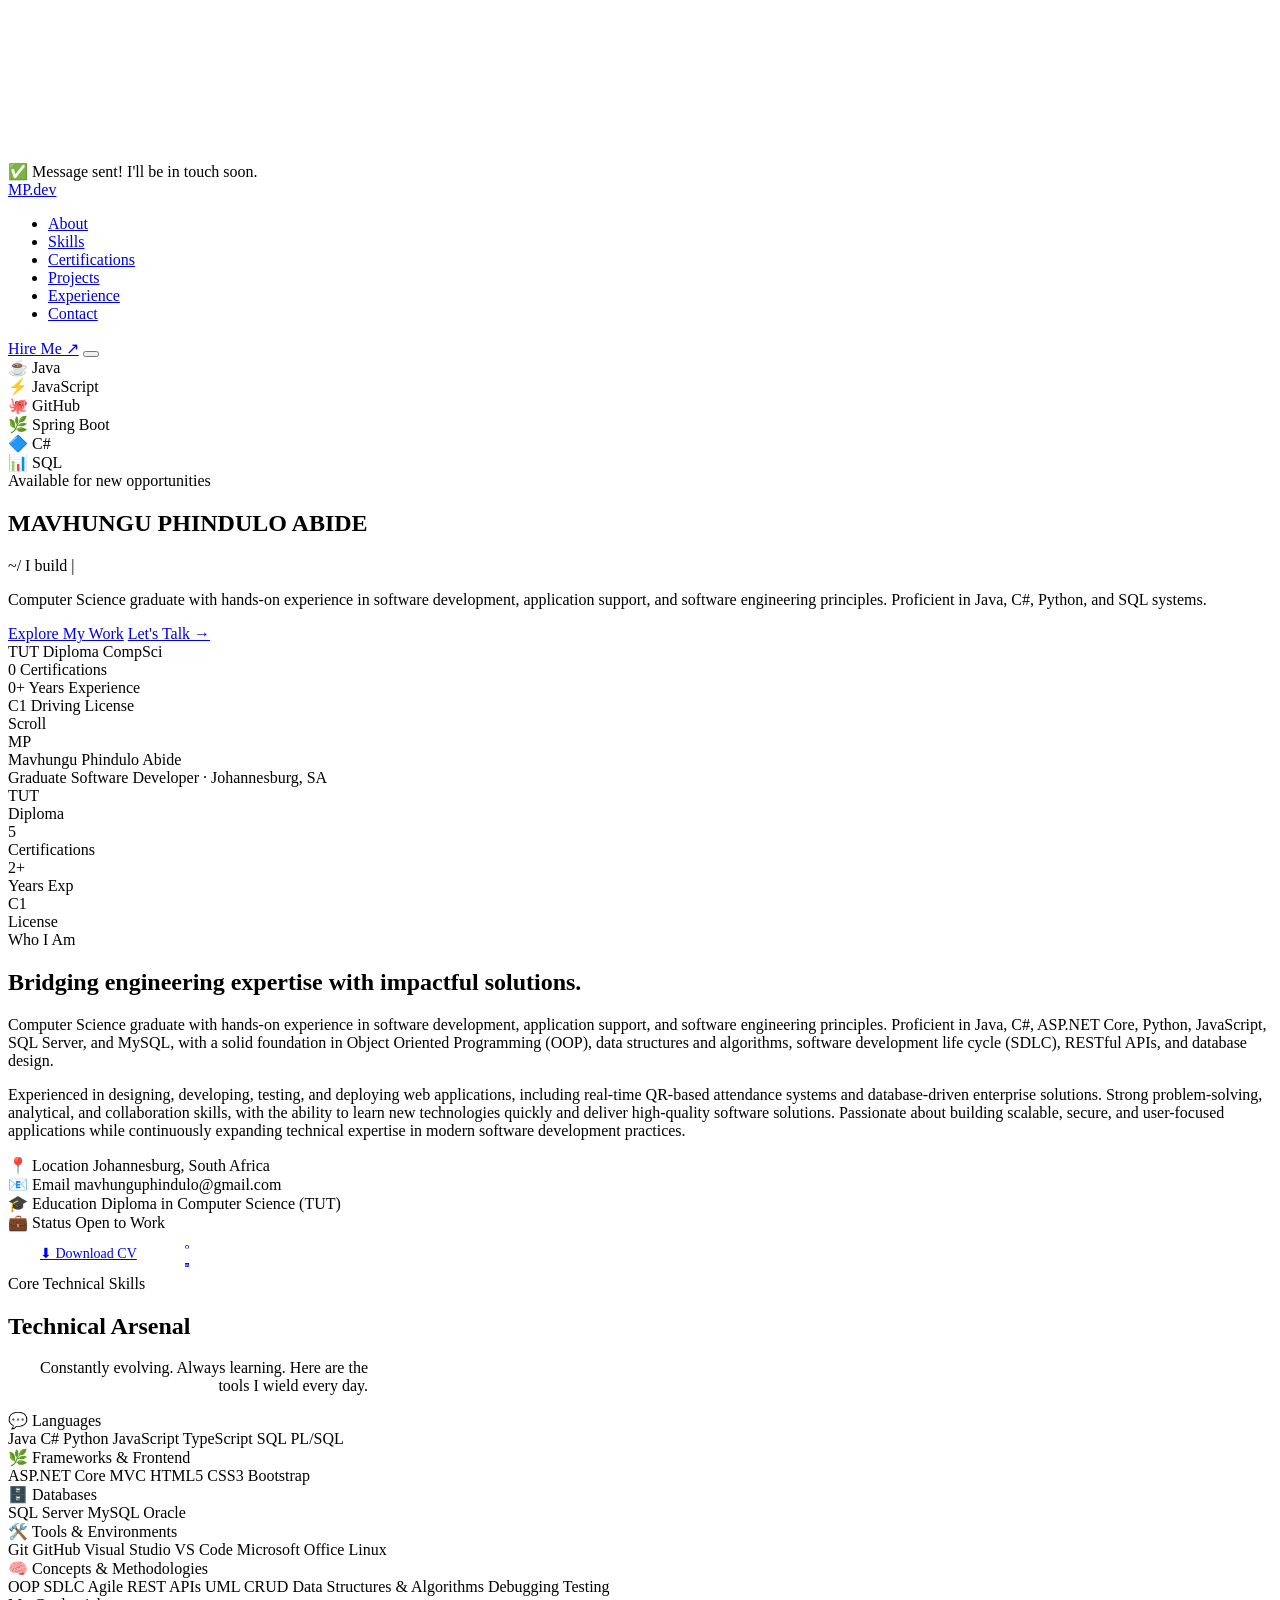
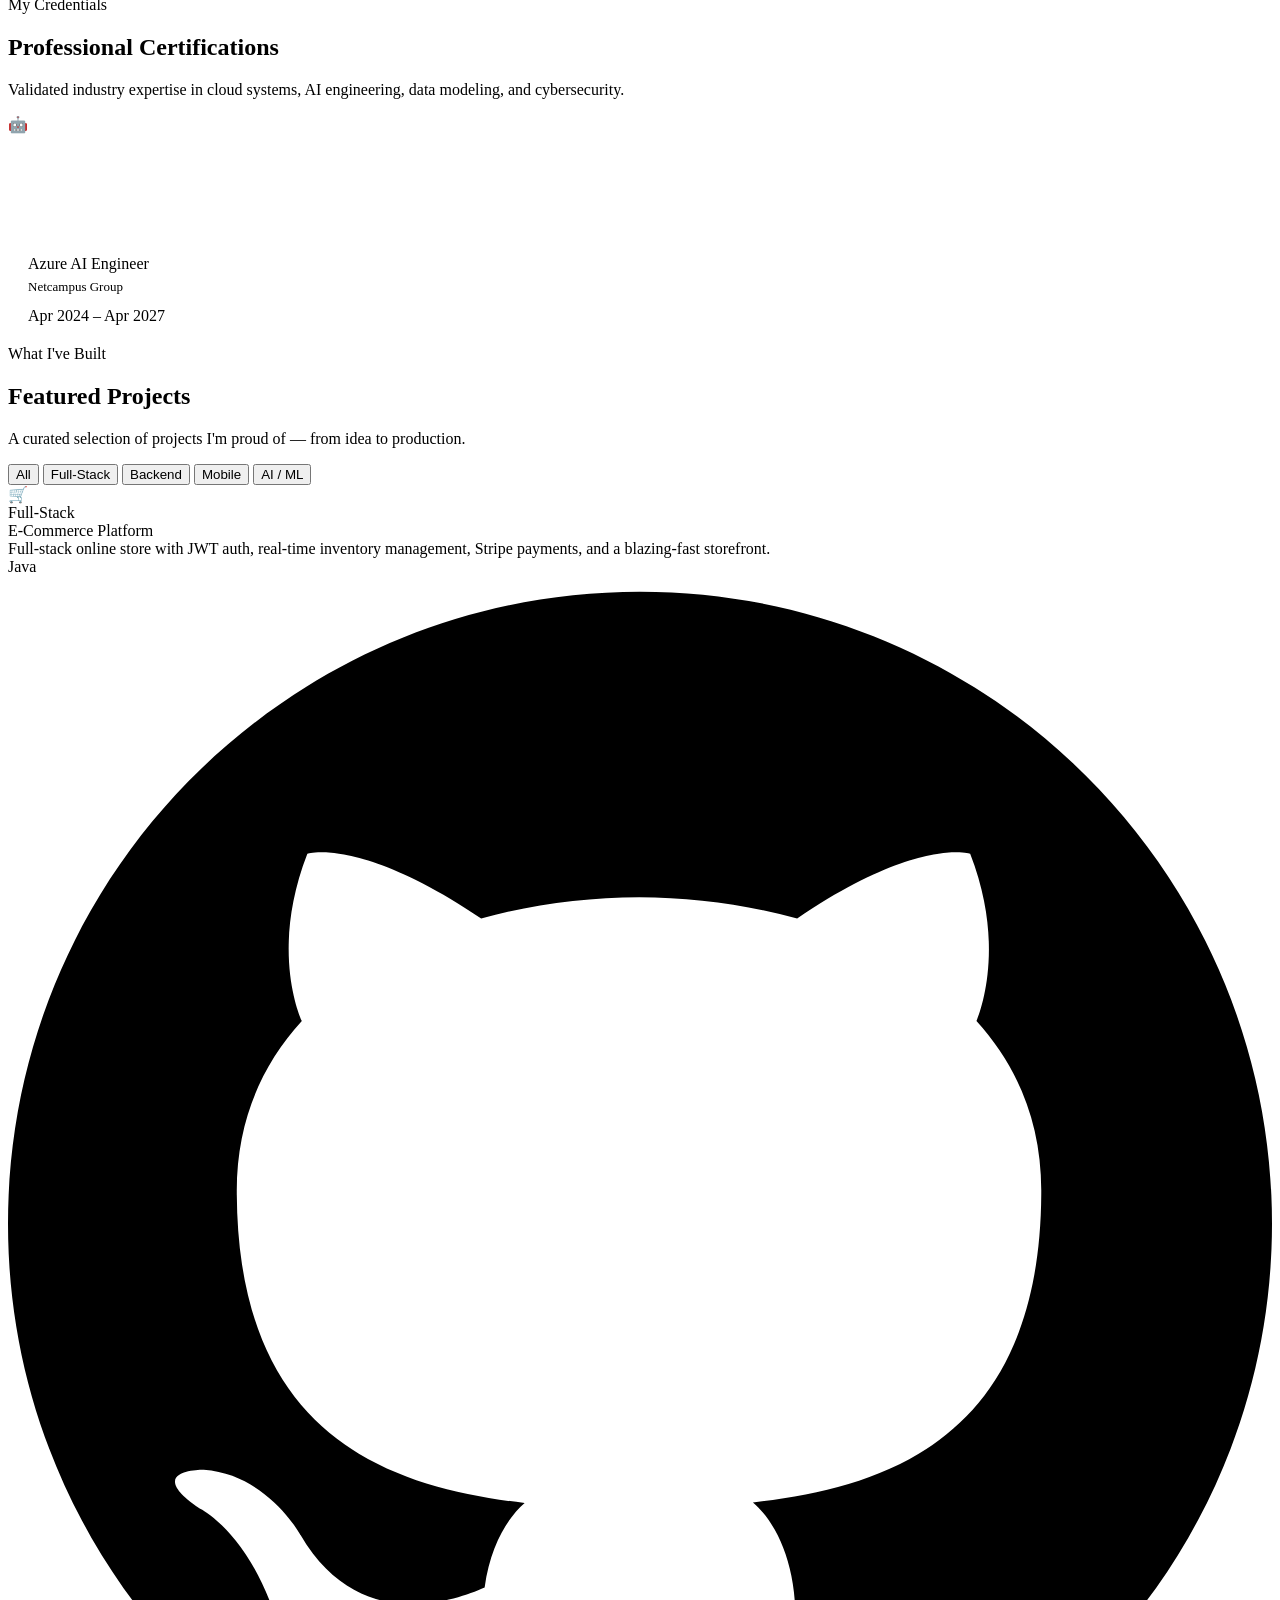
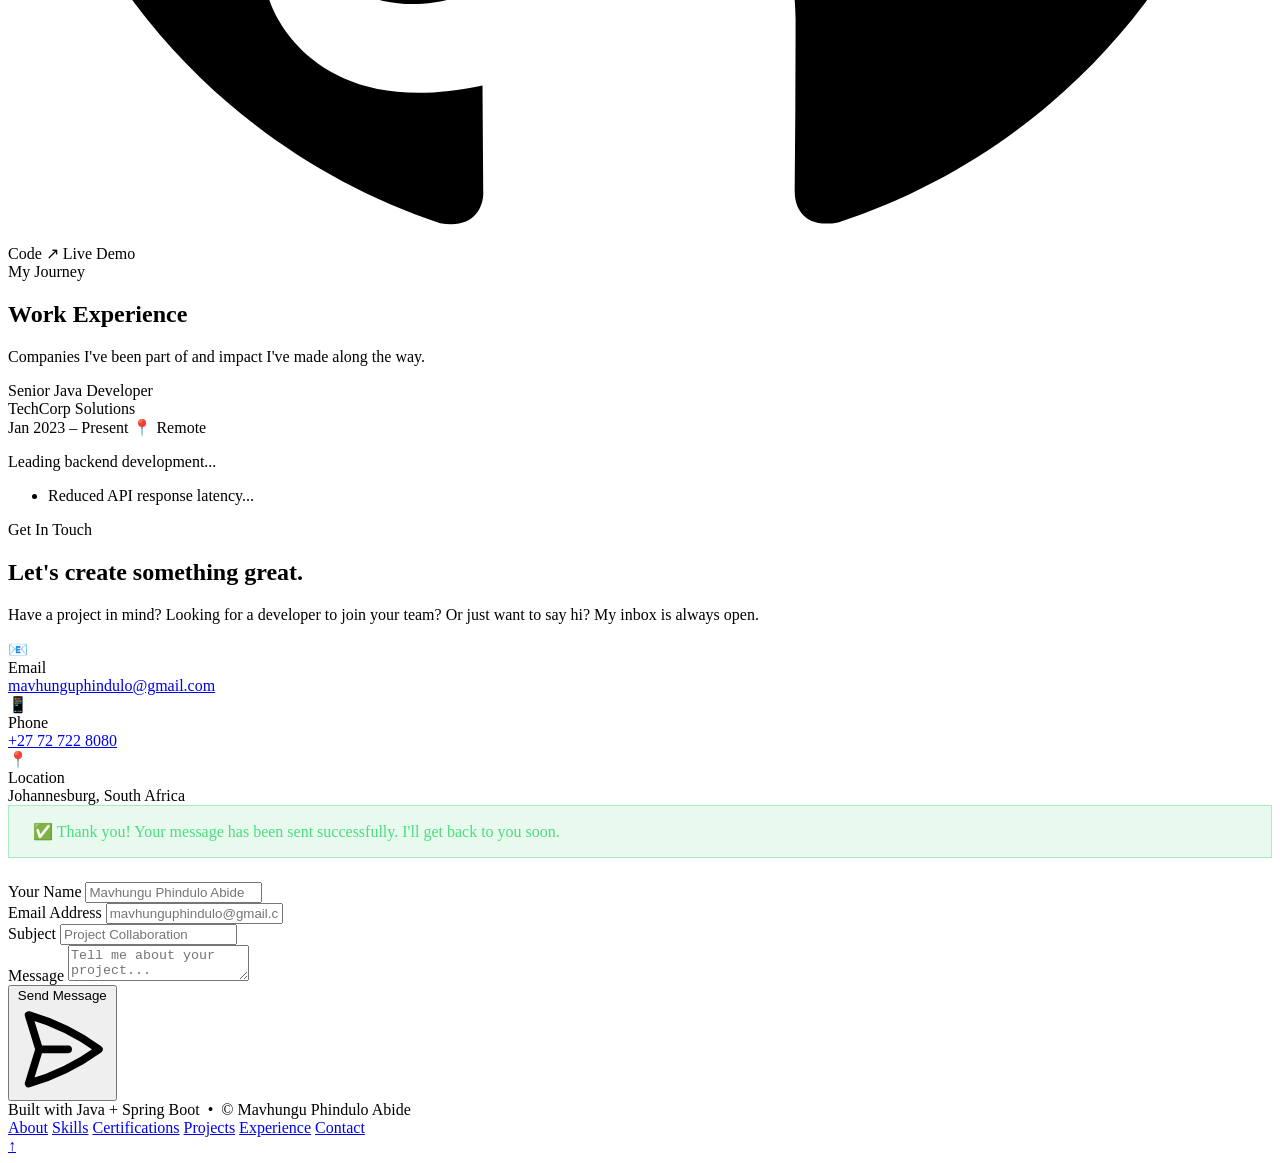
<file: src/main/resources/templates/index.html>
<!DOCTYPE html>
<html lang="en" xmlns:th="http://www.thymeleaf.org">
<head>
  <meta charset="UTF-8" />
  <meta name="viewport" content="width=device-width, initial-scale=1.0" />
  <meta name="description" content="Mavhungu Phindulo Abide — Graduate Software Developer & Computer Science Graduate specializing in Java, C#, Python, and SQL." />
  <title>Mavhungu Phindulo Abide · Portfolio</title>

  <!-- Fonts -->
  <link rel="preconnect" href="https://fonts.googleapis.com" />
  <link rel="preconnect" href="https://fonts.gstatic.com" crossorigin />
  <link href="https://fonts.googleapis.com/css2?family=Syne:wght@400;600;700;800&family=Inter:wght@300;400;500;600&family=Space+Mono:wght@400;700&display=swap" rel="stylesheet" />

  <!-- Core stylesheet link -->
  <link rel="stylesheet" th:href="@{/css/style.css}" />
</head>
<body>

<!-- Custom Cursor -->
<div id="cursor-dot"></div>
<div id="cursor-ring"></div>

<!-- Particle Canvas -->
<canvas id="particle-canvas"></canvas>

<!-- Toast notification -->
<div id="toast">✅ Message sent! I'll be in touch soon.</div>

<!-- ================================================================
     NAVBAR
================================================================ -->
<nav id="navbar">
  <div class="nav-inner">
    <a href="#hero" class="nav-logo" id="logo-link">MP.dev</a>
    <ul class="nav-links" id="nav-links">
      <li><a href="#about"          class="nav-link" id="nl-about">About</a></li>
      <li><a href="#skills"         class="nav-link" id="nl-skills">Skills</a></li>
      <li><a href="#certifications" class="nav-link" id="nl-certs">Certifications</a></li>
      <li><a href="#projects"       class="nav-link" id="nl-projects">Projects</a></li>
      <li><a href="#experience"     class="nav-link" id="nl-exp">Experience</a></li>
      <li><a href="#contact"        class="nav-link" id="nl-contact">Contact</a></li>
    </ul>
    <a href="#contact" class="nav-cta" id="nav-hire">Hire Me ↗</a>
    <button class="hamburger" id="hamburger" aria-label="Toggle menu">
      <span></span><span></span><span></span>
    </button>
  </div>
</nav>

<!-- ================================================================
     HERO
================================================================ -->
<section id="hero">
  <div class="orb orb-1"></div>
  <div class="orb orb-2"></div>
  <div class="orb orb-3"></div>
  <div class="hero-grid"></div>

  <!-- Floating tech chips -->
  <div class="tech-chips">
    <div class="chip chip-1">☕ Java</div>
    <div class="chip chip-2">⚡ JavaScript</div>
    <div class="chip chip-3">🐙 GitHub</div>
    <div class="chip chip-4">🌿 Spring Boot</div>
    <div class="chip chip-5">🔷 C#</div>
    <div class="chip chip-6">📊 SQL</div>
  </div>

  <div class="hero-content">
    <div class="hero-eyebrow">
      <span class="pulse-dot"></span>
      Available for new opportunities
    </div>

    <h1 class="hero-name">
      <span class="line1">MAVHUNGU</span>
      <span class="line2">PHINDULO ABIDE</span>
    </h1>

    <p class="hero-role">
      <span class="role-highlight">~/</span> I build
      <span id="typed"></span><span class="caret">|</span>
    </p>

    <p class="hero-desc">
      Computer Science graduate with hands-on experience in software development, 
      application support, and software engineering principles. Proficient in Java, C#, Python, and SQL systems.
    </p>

    <div class="hero-btns">
      <a href="#projects" class="btn-glow" id="hero-work-btn">Explore My Work</a>
      <a href="#contact"  class="btn-ghost" id="hero-contact-btn">Let's Talk →</a>
    </div>

    <div class="hero-stats">
      <div class="stat">
        <span class="stat-val">TUT</span>
        <span class="stat-lbl">Diploma CompSci</span>
      </div>
      <div class="stat">
        <span class="stat-val" data-to="5">0</span>
        <span class="stat-lbl">Certifications</span>
      </div>
      <div class="stat">
        <span class="stat-val" data-to="2">0</span><span class="stat-val">+</span>
        <span class="stat-lbl">Years Experience</span>
      </div>
      <div class="stat">
        <span class="stat-val">C1</span>
        <span class="stat-lbl">Driving License</span>
      </div>
    </div>
  </div>

  <div class="scroll-down">
    <div class="scroll-arrow"></div>
    Scroll
  </div>
</section>

<!-- ================================================================
     ABOUT
================================================================ -->
<section id="about">
  <div class="container">
    <div class="inner">
      <!-- Left: Card -->
      <div class="about-visual reveal">
        <div class="about-card">
          <div class="avatar-wrap">MP</div>
          <div class="about-card-name">Mavhungu Phindulo Abide</div>
          <div class="about-card-title">Graduate Software Developer · Johannesburg, SA</div>
          <div class="about-mini-stats">
            <div class="mini-stat">
              <div class="mini-stat-num">TUT</div>
              <div class="mini-stat-lbl">Diploma</div>
            </div>
            <div class="mini-stat">
              <div class="mini-stat-num">5</div>
              <div class="mini-stat-lbl">Certifications</div>
            </div>
            <div class="mini-stat">
              <div class="mini-stat-num">2+</div>
              <div class="mini-stat-lbl">Years Exp</div>
            </div>
            <div class="mini-stat">
              <div class="mini-stat-num">C1</div>
              <div class="mini-stat-lbl">License</div>
            </div>
          </div>
        </div>
      </div>

      <!-- Right: Text -->
      <div class="about-text">
        <div class="sec-tag reveal">Who I Am</div>
        <h2 class="sec-title reveal reveal-delay-1">Bridging engineering expertise with <span class="grad-text">impactful solutions</span>.</h2>
        <p class="reveal reveal-delay-2">Computer Science graduate with hands-on experience in software development, application support, and software engineering principles. Proficient in Java, C#, ASP.NET Core, Python, JavaScript, SQL Server, and MySQL, with a solid foundation in Object Oriented Programming (OOP), data structures and algorithms, software development life cycle (SDLC), RESTful APIs, and database design.</p>
        <p class="reveal reveal-delay-2">Experienced in designing, developing, testing, and deploying web applications, including real-time QR-based attendance systems and database-driven enterprise solutions. Strong problem-solving, analytical, and collaboration skills, with the ability to learn new technologies quickly and deliver high-quality software solutions. Passionate about building scalable, secure, and user-focused applications while continuously expanding technical expertise in modern software development practices.</p>
        <div class="info-grid reveal reveal-delay-3">
          <div class="info-row">
            <span class="info-key">📍 Location</span>
            <span class="info-val">Johannesburg, South Africa</span>
          </div>
          <div class="info-row">
            <span class="info-key">📧 Email</span>
            <span class="info-val">mavhunguphindulo@gmail.com</span>
          </div>
          <div class="info-row">
            <span class="info-key">🎓 Education</span>
            <span class="info-val">Diploma in Computer Science (TUT)</span>
          </div>
          <div class="info-row">
            <span class="info-key">💼 Status</span>
            <span class="info-val open">Open to Work</span>
          </div>
        </div>
        <div class="reveal reveal-delay-3" style="display:flex;gap:16px;align-items:center;flex-wrap:wrap;">
          <a href="#" class="btn-glow" id="dl-cv-btn" style="font-size:14px;padding:13px 32px;">⬇ Download CV</a>
          <div class="socials">
            <a href="https://github.com/mrTruth-code" target="_blank" class="soc-btn" id="soc-github" aria-label="GitHub">
              <svg viewBox="0 0 24 24" fill="currentColor"><path d="M12 .297c-6.63 0-12 5.373-12 12 0 5.303 3.438 9.8 8.205 11.385.6.113.82-.258.82-.577 0-.285-.01-1.04-.015-2.04-3.338.724-4.042-1.61-4.042-1.61C4.422 18.07 3.633 17.7 3.633 17.7c-1.087-.744.084-.729.084-.729 1.205.084 1.838 1.236 1.838 1.236 1.07 1.835 2.809 1.305 3.495.998.108-.776.417-1.305.76-1.605-2.665-.3-5.466-1.332-5.466-5.93 0-1.31.465-2.38 1.235-3.22-.135-.303-.54-1.523.105-3.176 0 0 1.005-.322 3.3 1.23.96-.267 1.98-.399 3-.405 1.02.006 2.04.138 3 .405 2.28-1.552 3.285-1.23 3.285-1.23.645 1.653.24 2.873.12 3.176.765.84 1.23 1.91 1.23 3.22 0 4.61-2.805 5.625-5.475 5.92.42.36.81 1.096.81 2.22 0 1.606-.015 2.896-.015 3.286 0 .315.21.69.825.57C20.565 22.092 24 17.592 24 12.297c0-6.627-5.373-12-12-12"/></svg>
            </a>
            <a href="https://linkedin.com" target="_blank" class="soc-btn" id="soc-linkedin" aria-label="LinkedIn">
              <svg viewBox="0 0 24 24" fill="currentColor"><path d="M20.447 20.452h-3.554v-5.569c0-1.328-.027-3.037-1.852-3.037-1.853 0-2.136 1.445-2.136 2.939v5.667H9.351V9h3.414v1.561h.046c.477-.9 1.637-1.85 3.37-1.85 3.601 0 4.267 2.37 4.267 5.455v6.286zM5.337 7.433a2.062 2.062 0 0 1-2.063-2.065 2.064 2.064 0 1 1 2.063 2.065zm1.782 13.019H3.555V9h3.564v11.452zM22.225 0H1.771C.792 0 0 .774 0 1.729v20.542C0 23.227.792 24 1.771 24h20.451C23.2 24 24 23.227 24 22.271V1.729C24 .774 23.2 0 22.222 0h.003z"/></svg>
            </a>
          </div>
        </div>
      </div>
    </div>
  </div>
</section>

<!-- ================================================================
     SKILLS
================================================================ -->
<section id="skills">
  <div class="container">
    <div class="header">
      <div>
        <div class="sec-tag reveal">Core Technical Skills</div>
        <h2 class="sec-title reveal reveal-delay-1">Technical <span class="grad-text">Arsenal</span></h2>
      </div>
      <p class="sec-sub reveal reveal-delay-2" style="text-align:right;max-width:360px;">
        Constantly evolving. Always learning. Here are the tools I wield every day.
      </p>
    </div>

    <div class="skill-categories">

      <!-- Languages -->
      <div class="skill-cat reveal">
        <div class="skill-cat-header">
          <span class="skill-cat-icon">💬</span>
          <span class="skill-cat-title">Languages</span>
        </div>
        <div class="skill-cat-chips">
          <span class="sc-chip">Java</span>
          <span class="sc-chip">C#</span>
          <span class="sc-chip">Python</span>
          <span class="sc-chip">JavaScript</span>
          <span class="sc-chip">TypeScript</span>
          <span class="sc-chip">SQL</span>
          <span class="sc-chip">PL/SQL</span>
        </div>
      </div>

      <!-- Frameworks & Frontend -->
      <div class="skill-cat reveal reveal-delay-1">
        <div class="skill-cat-header">
          <span class="skill-cat-icon">🌿</span>
          <span class="skill-cat-title">Frameworks &amp; Frontend</span>
        </div>
        <div class="skill-cat-chips">
          <span class="sc-chip">ASP.NET Core</span>
          <span class="sc-chip">MVC</span>
          <span class="sc-chip">HTML5</span>
          <span class="sc-chip">CSS3</span>
          <span class="sc-chip">Bootstrap</span>
        </div>
      </div>

      <!-- Databases -->
      <div class="skill-cat reveal reveal-delay-2">
        <div class="skill-cat-header">
          <span class="skill-cat-icon">🗄️</span>
          <span class="skill-cat-title">Databases</span>
        </div>
        <div class="skill-cat-chips">
          <span class="sc-chip">SQL Server</span>
          <span class="sc-chip">MySQL</span>
          <span class="sc-chip">Oracle</span>
        </div>
      </div>

      <!-- Tools -->
      <div class="skill-cat reveal reveal-delay-3">
        <div class="skill-cat-header">
          <span class="skill-cat-icon">🛠️</span>
          <span class="skill-cat-title">Tools &amp; Environments</span>
        </div>
        <div class="skill-cat-chips">
          <span class="sc-chip">Git</span>
          <span class="sc-chip">GitHub</span>
          <span class="sc-chip">Visual Studio</span>
          <span class="sc-chip">VS Code</span>
          <span class="sc-chip">Microsoft Office</span>
          <span class="sc-chip">Linux</span>
        </div>
      </div>

      <!-- Concepts -->
      <div class="skill-cat reveal">
        <div class="skill-cat-header">
          <span class="skill-cat-icon">🧠</span>
          <span class="skill-cat-title">Concepts &amp; Methodologies</span>
        </div>
        <div class="skill-cat-chips">
          <span class="sc-chip">OOP</span>
          <span class="sc-chip">SDLC</span>
          <span class="sc-chip">Agile</span>
          <span class="sc-chip">REST APIs</span>
          <span class="sc-chip">UML</span>
          <span class="sc-chip">CRUD</span>
          <span class="sc-chip">Data Structures &amp; Algorithms</span>
          <span class="sc-chip">Debugging</span>
          <span class="sc-chip">Testing</span>
        </div>
      </div>

    </div>
  </div>
</section>

<!-- ================================================================
     CERTIFICATIONS
================================================================ -->
<section id="certifications">
  <div class="container">
    <div class="header">
      <div class="sec-tag reveal">My Credentials</div>
      <h2 class="sec-title reveal reveal-delay-1">Professional <span class="grad-text">Certifications</span></h2>
      <p class="sec-sub reveal reveal-delay-2">Validated industry expertise in cloud systems, AI engineering, data modeling, and cybersecurity.</p>
    </div>
    <div class="projects-grid">
      <div class="pcard reveal" th:each="cert : ${certifications}">
        <div class="pcard-top" style="height: 120px;">
          <div class="pcard-top-bg" style="background:linear-gradient(135deg,var(--v1),var(--g1))"></div>
          <div class="pcard-icon" th:text="${cert.icon}">🤖</div>
        </div>
        <div class="pcard-body" style="padding: 20px;">
          <div class="pcard-title" th:text="${cert.name}" style="font-size: 16px; margin-bottom: 6px;">Azure AI Engineer</div>
          <div class="pcard-desc" th:text="${cert.issuer}" style="font-size: 13px; margin-bottom: 12px; color: var(--v2);">Netcampus Group</div>
          <div class="ptag" th:text="${cert.dateRange}" style="display: inline-block;">Apr 2024 – Apr 2027</div>
        </div>
      </div>
    </div>
  </div>
</section>

<!-- ================================================================
     PROJECTS
================================================================ -->
<section id="projects">
  <div class="container">
    <div class="header">
      <div class="sec-tag reveal">What I've Built</div>
      <h2 class="sec-title reveal reveal-delay-1">Featured <span class="grad-text">Projects</span></h2>
      <p class="sec-sub reveal reveal-delay-2">A curated selection of projects I'm proud of — from idea to production.</p>
    </div>
    <div class="filters reveal">
      <button class="f-btn on" data-f="all"        id="fb-all">All</button>
      <button class="f-btn"    data-f="Full-Stack"  id="fb-fs">Full-Stack</button>
      <button class="f-btn"    data-f="Backend"     id="fb-be">Backend</button>
      <button class="f-btn"    data-f="Mobile"      id="fb-mob">Mobile</button>
      <button class="f-btn"    data-f="AI / ML"     id="fb-ai">AI / ML</button>
    </div>
    <div class="projects-grid" id="pgrid">

      <div class="pcard reveal" th:each="project, stat : ${projects}" th:attr="data-cat=${project.category}">
        <div class="pcard-top">
          <div class="pcard-top-bg" th:style="${stat.index % 3 == 0} ? 'background:linear-gradient(135deg,var(--v1),var(--g1))' : (${stat.index % 3 == 1} ? 'background:linear-gradient(135deg,#00e5ff,#7b2fff)' : 'background:linear-gradient(135deg,#f72585,#7b2fff)')"></div>
          <div class="pcard-icon" th:text="${project.category == 'Full-Stack'} ? '🛒' : (${project.category == 'Backend'} ? '💬' : (${project.category == 'AI / ML' || project.category == 'AI'} ? '🤖' : (${project.category == 'Mobile'} ? '📱' : '💻')))">🛒</div>
          <span class="pcard-badge" th:text="${project.category}">Full-Stack</span>
        </div>
        <div class="pcard-body">
          <div class="pcard-title" th:text="${project.title}">E-Commerce Platform</div>
          <div class="pcard-desc" th:text="${project.description}">Full-stack online store with JWT auth, real-time inventory management, Stripe payments, and a blazing-fast storefront.</div>
          <div class="pcard-tags">
            <span class="ptag" th:each="tech : ${project.techStack}" th:text="${tech}">Java</span>
          </div>
          <div class="pcard-links">
            <a th:href="${project.githubUrl}" target="_blank" class="plink" th:id="'gh-link-' + ${stat.index}"><svg viewBox="0 0 24 24" fill="currentColor"><path d="M12 .297c-6.63 0-12 5.373-12 12 0 5.303 3.438 9.8 8.205 11.385.6.113.82-.258.82-.577 0-.285-.01-1.04-.015-2.04-3.338.724-4.042-1.61-4.042-1.61C4.422 18.07 3.633 17.7 3.633 17.7c-1.087-.744.084-.729.084-.729 1.205.084 1.838 1.236 1.838 1.236 1.07 1.835 2.809 1.305 3.495.998.108-.776.417-1.305.76-1.605-2.665-.3-5.466-1.332-5.466-5.93 0-1.31.465-2.38 1.235-3.22-.135-.303-.54-1.523.105-3.176 0 0 1.005-.322 3.3 1.23.96-.267 1.98-.399 3-.405 1.02.006 2.04.138 3 .405 2.28-1.552 3.285-1.23 3.285-1.23.645 1.653.24 2.873.12 3.176.765.84 1.23 1.91 1.23 3.22 0 4.61-2.805 5.625-5.475 5.92.42.36.81 1.096.81 2.22 0 1.606-.015 2.896-.015 3.286 0 .315.21.69.825.57C20.565 22.092 24 17.592 24 12.297c0-6.627-5.373-12-12-12"/></svg> Code</a>
            <a th:href="${project.liveUrl}" target="_blank" class="plink live" th:id="'live-link-' + ${stat.index}">↗ Live Demo</a>
          </div>
        </div>
      </div>

    </div>
  </div>
</section>

<!-- ================================================================
     EXPERIENCE
================================================================ -->
<section id="experience">
  <div class="container">
    <div class="inner">
      <div class="exp-sticky">
        <div class="sec-tag reveal">My Journey</div>
        <h2 class="sec-title reveal reveal-delay-1">Work <span class="grad-text">Experience</span></h2>
        <p class="sec-sub reveal reveal-delay-2">Companies I've been part of and impact I've made along the way.</p>
      </div>
      <div class="exp-list">

        <div class="exp-card reveal" th:each="exp : ${experiences}">
          <div class="exp-header">
            <div>
              <div class="exp-role" th:text="${exp.role}">Senior Java Developer</div>
              <div class="exp-company" th:text="${exp.company}">TechCorp Solutions</div>
            </div>
            <div class="exp-meta">
              <span class="exp-period" th:text="${exp.period}">Jan 2023 – Present</span>
              <span class="exp-loc" th:text="${exp.location}">📍 Remote</span>
            </div>
          </div>
          <p class="exp-desc" th:if="${exp.description != null}" th:text="${exp.description}">Leading backend development...</p>
          <ul class="exp-bullets">
            <li class="exp-bullet" th:each="highlight : ${exp.highlights}" th:text="${highlight}">Reduced API response latency...</li>
          </ul>
        </div>

      </div>
    </div>
  </div>
</section>

<!-- ================================================================
     CONTACT
================================================================ -->
<section id="contact">
  <div class="container">
    <div class="inner">
      <div class="contact-lhs">
        <div class="sec-tag reveal">Get In Touch</div>
        <h2 class="sec-title reveal reveal-delay-1">Let's <span class="grad-text">create</span> something great.</h2>
        <p class="reveal reveal-delay-2">Have a project in mind? Looking for a developer to join your team? Or just want to say hi? My inbox is always open.</p>
        <div class="cinfo-cards reveal reveal-delay-3">
          <div class="cinfo-card" id="contact-email">
            <div class="cinfo-ico">📧</div>
            <div>
              <div class="cinfo-lbl">Email</div>
              <div class="cinfo-val"><a href="mailto:mavhunguphindulo@gmail.com">mavhunguphindulo@gmail.com</a></div>
            </div>
          </div>
          <div class="cinfo-card" id="contact-phone">
            <div class="cinfo-ico">📱</div>
            <div>
              <div class="cinfo-lbl">Phone</div>
              <div class="cinfo-val"><a href="tel:+27727228080">+27 72 722 8080</a></div>
            </div>
          </div>
          <div class="cinfo-card" id="contact-location">
            <div class="cinfo-ico">📍</div>
            <div>
              <div class="cinfo-lbl">Location</div>
              <div class="cinfo-val">Johannesburg, South Africa</div>
            </div>
          </div>
        </div>
      </div>
      <div class="form-card reveal reveal-delay-2">
        <form id="contact-form" th:action="@{/contact}" th:object="${contactForm}" method="post" novalidate>
          
          <!-- Success alert -->
          <div class="alert alert-success" th:if="${contactSuccess}" id="contact-success-msg" style="color: #4ade80; background: rgba(34, 197, 94, 0.1); border: 1px solid rgba(34, 197, 94, 0.3); padding: 16px 24px; border-radius: var(--r-md); margin-bottom: 24px;">
              ✅ Thank you! Your message has been sent successfully. I'll get back to you soon.
          </div>

          <div class="form-row">
            <div class="fgroup" th:classappend="${#fields.hasErrors('name')} ? 'has-error' : ''">
              <label class="flabel" for="fname">Your Name</label>
              <input class="finput" type="text" id="fname" th:field="*{name}" placeholder="Mavhungu Phindulo Abide" required />
              <span class="form-error" th:if="${#fields.hasErrors('name')}" th:errors="*{name}" style="color: #f87171; font-size: 12px; margin-top: 4px;"></span>
            </div>
            <div class="fgroup" th:classappend="${#fields.hasErrors('email')} ? 'has-error' : ''">
              <label class="flabel" for="femail">Email Address</label>
              <input class="finput" type="email" id="femail" th:field="*{email}" placeholder="mavhunguphindulo@gmail.com" required />
              <span class="form-error" th:if="${#fields.hasErrors('email')}" th:errors="*{email}" style="color: #f87171; font-size: 12px; margin-top: 4px;"></span>
            </div>
          </div>
          <div class="fgroup" th:classappend="${#fields.hasErrors('subject')} ? 'has-error' : ''">
            <label class="flabel" for="fsubject">Subject</label>
            <input class="finput" type="text" id="fsubject" th:field="*{subject}" placeholder="Project Collaboration" required />
            <span class="form-error" th:if="${#fields.hasErrors('subject')}" th:errors="*{subject}" style="color: #f87171; font-size: 12px; margin-top: 4px;"></span>
          </div>
          <div class="fgroup" th:classappend="${#fields.hasErrors('message')} ? 'has-error' : ''">
            <label class="flabel" for="fmessage">Message</label>
            <textarea class="finput ftextarea" id="fmessage" th:field="*{message}" placeholder="Tell me about your project..." required></textarea>
            <span class="form-error" th:if="${#fields.hasErrors('message')}" th:errors="*{message}" style="color: #f87171; font-size: 12px; margin-top: 4px;"></span>
          </div>
          <button type="submit" class="fsend" id="fsend-btn">
            <span id="fsend-text">Send Message</span>
            <svg viewBox="0 0 24 24" fill="none" stroke="currentColor" stroke-width="2"><path stroke-linecap="round" stroke-linejoin="round" d="M6 12L3.269 3.126A59.768 59.768 0 0121.485 12 59.77 59.77 0 013.27 20.876L5.999 12zm0 0h7.5"/></svg>
          </button>
        </form>
      </div>
    </div>
  </div>
</section>

<!-- ================================================================
     FOOTER
================================================================ -->
<footer>
  <div class="container">
    <div class="footer-inner">
      <div class="footer-copy">
        Built with Java + Spring Boot &nbsp;•&nbsp; &copy; <span id="yr"></span> Mavhungu Phindulo Abide
      </div>
      <nav class="footer-links">
        <a href="#about"          class="footer-link" id="fl-about">About</a>
        <a href="#skills"         class="footer-link" id="fl-skills">Skills</a>
        <a href="#certifications" class="footer-link" id="fl-certs">Certifications</a>
        <a href="#projects"       class="footer-link" id="fl-projects">Projects</a>
        <a href="#experience"     class="footer-link" id="fl-exp">Experience</a>
        <a href="#contact"        class="footer-link" id="fl-contact">Contact</a>
      </nav>
      <a href="#hero" class="btt" id="btt" aria-label="Back to top">↑</a>
    </div>
  </div>
</footer>

<!-- External JS file links to avoid inline Thymeleaf parse conflicts -->
<script th:src="@{/js/main.js}"></script>
</body>
</html>
</file>
